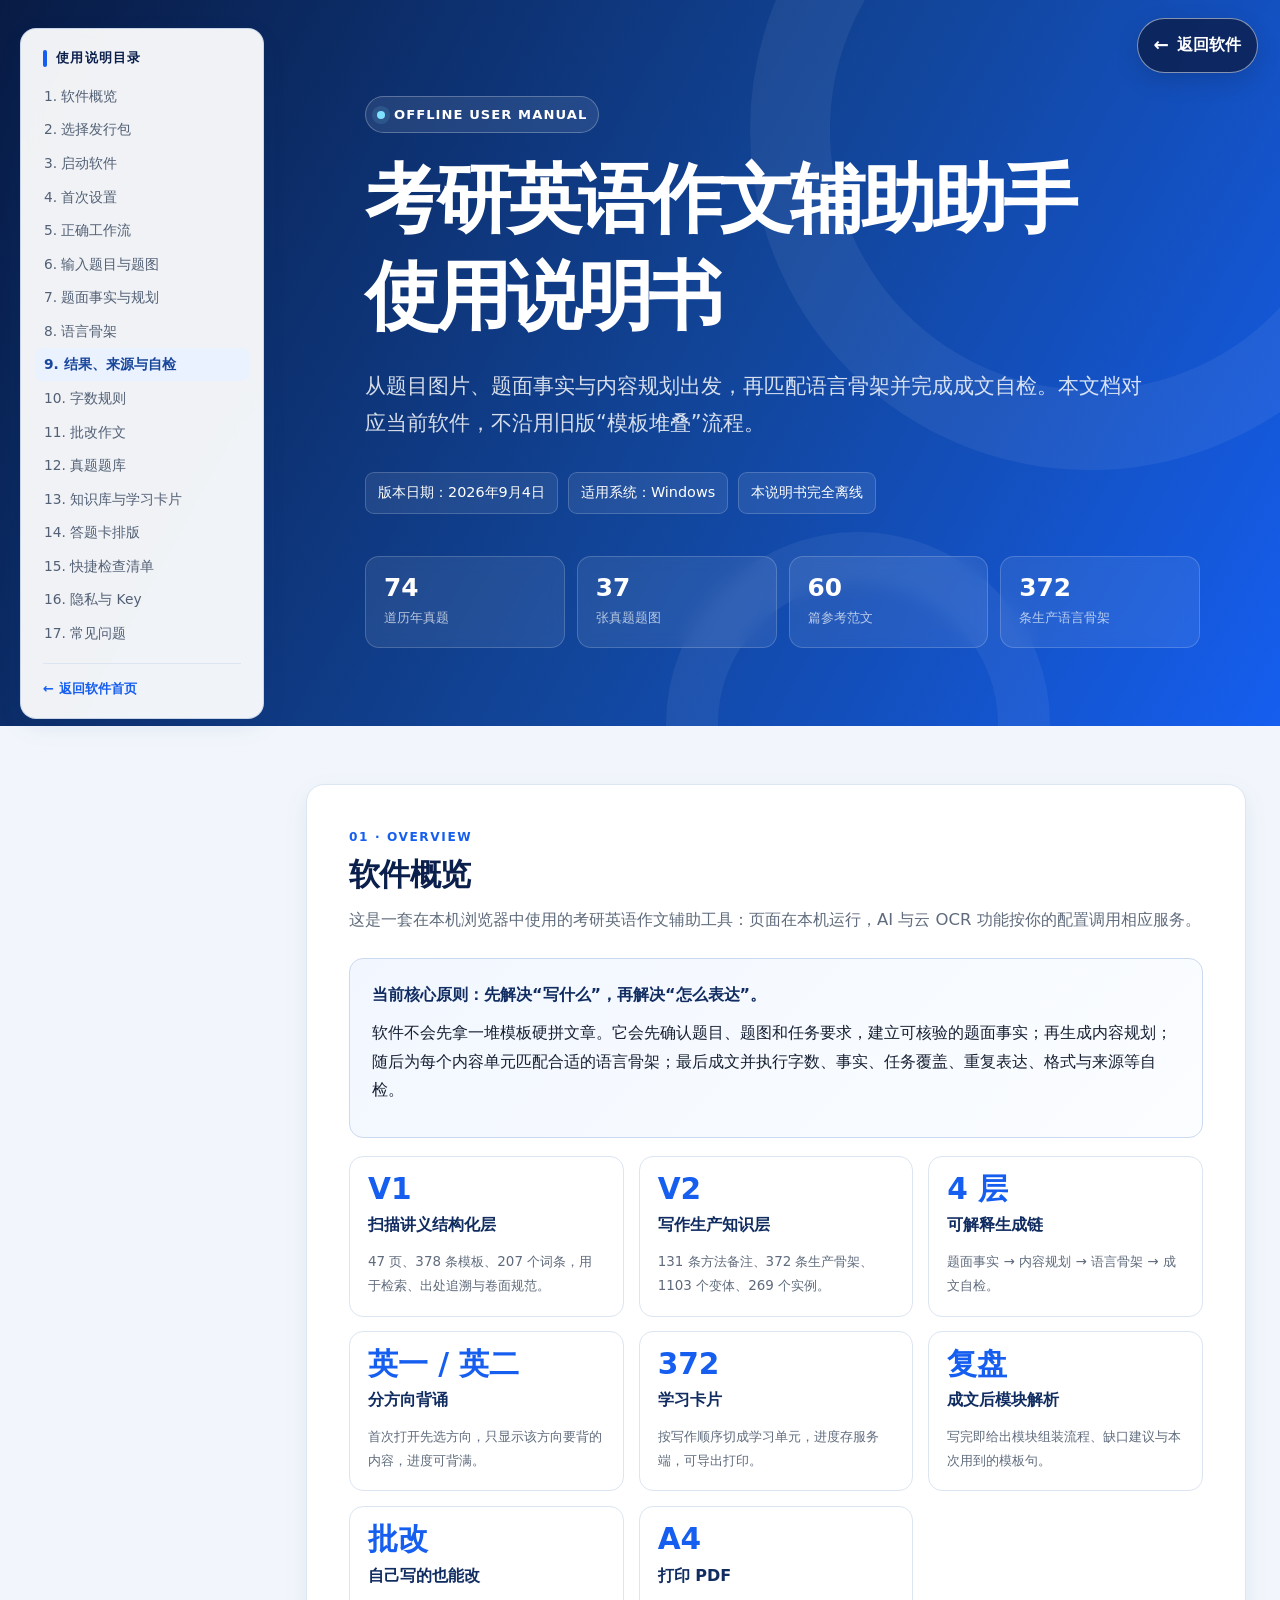
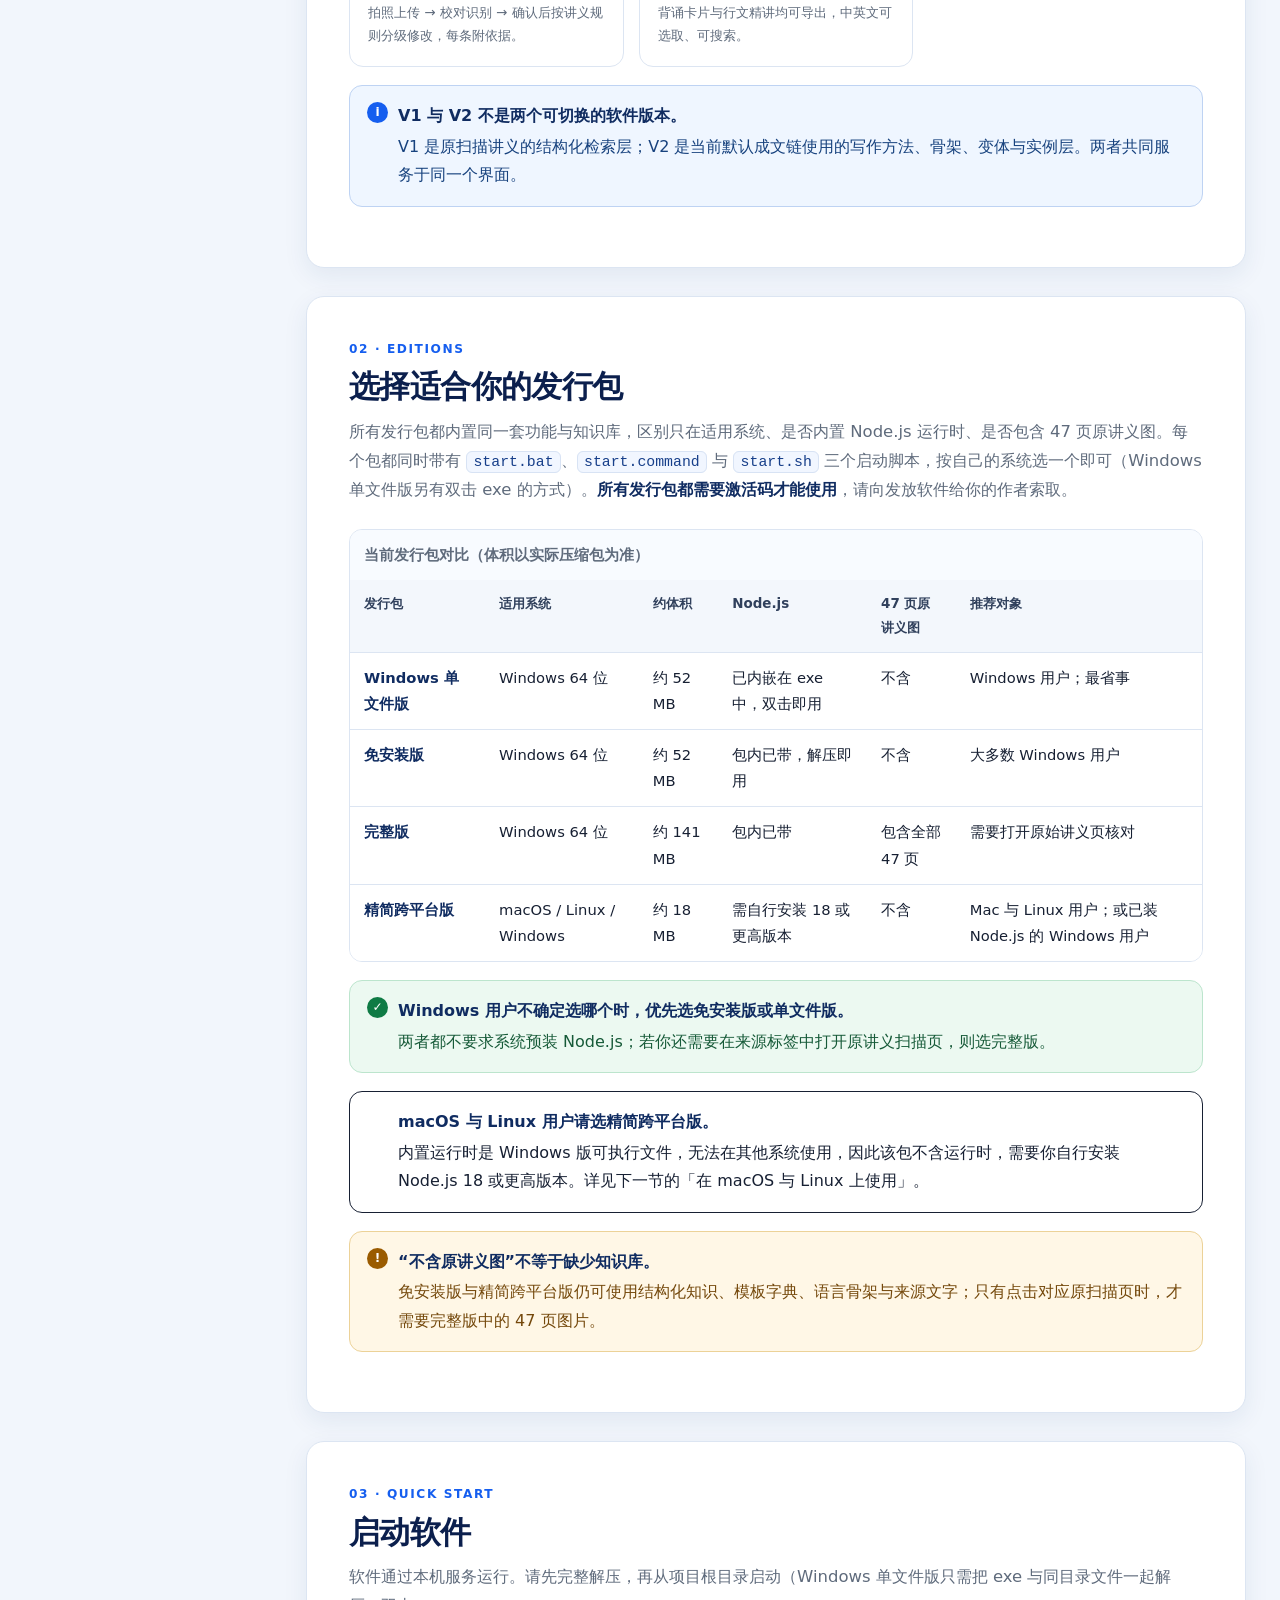
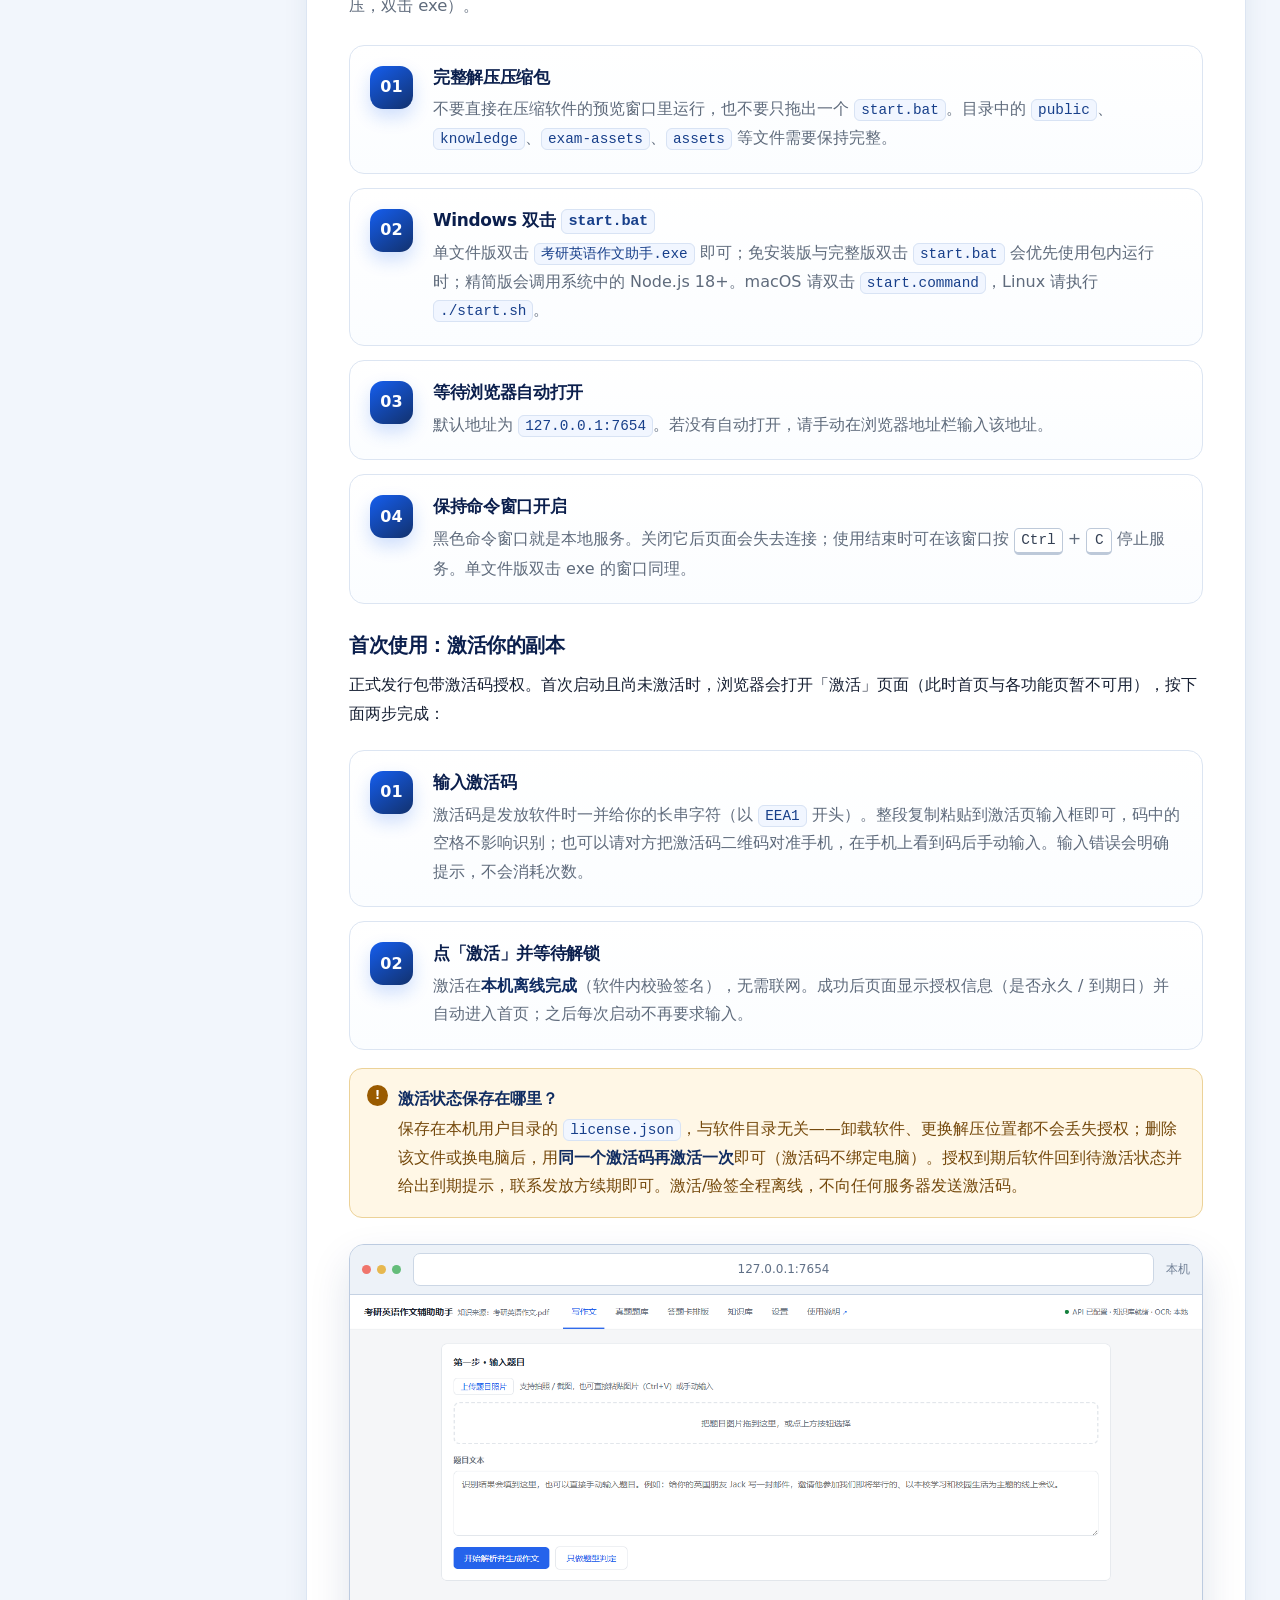
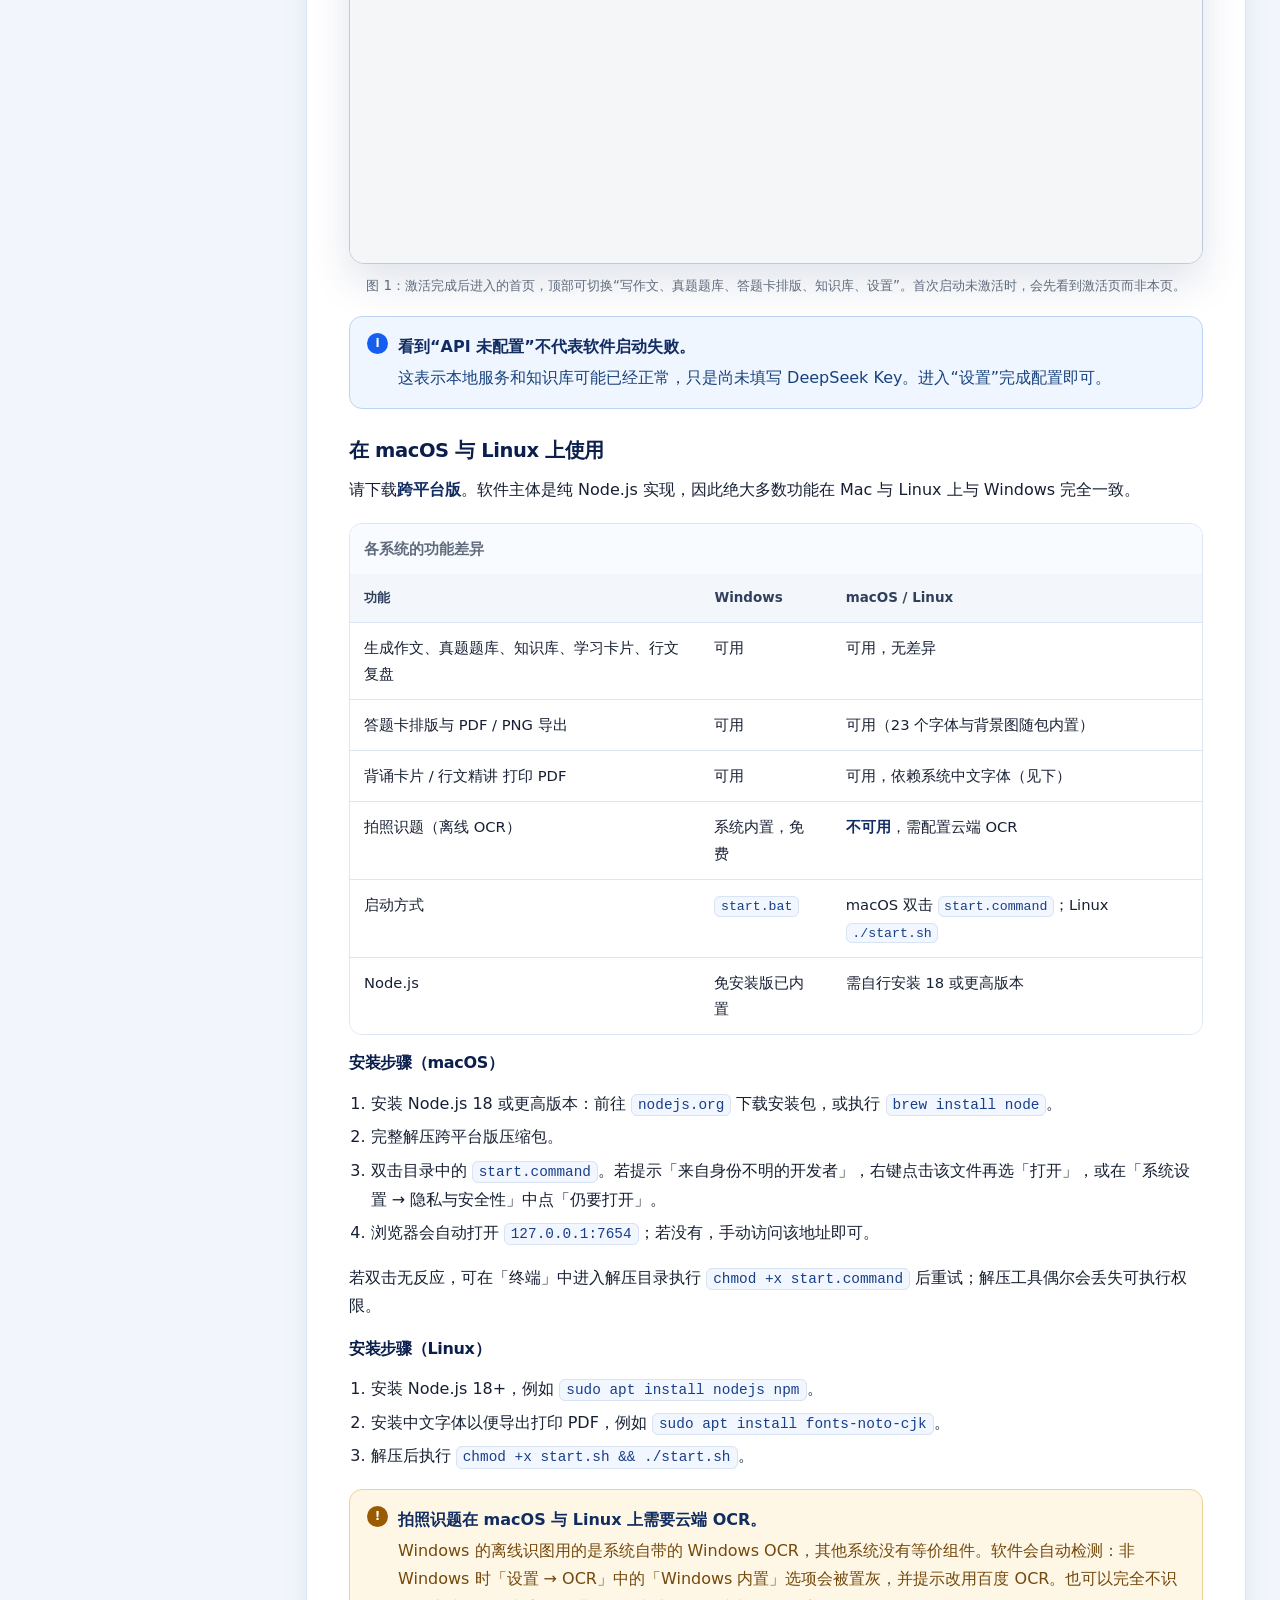
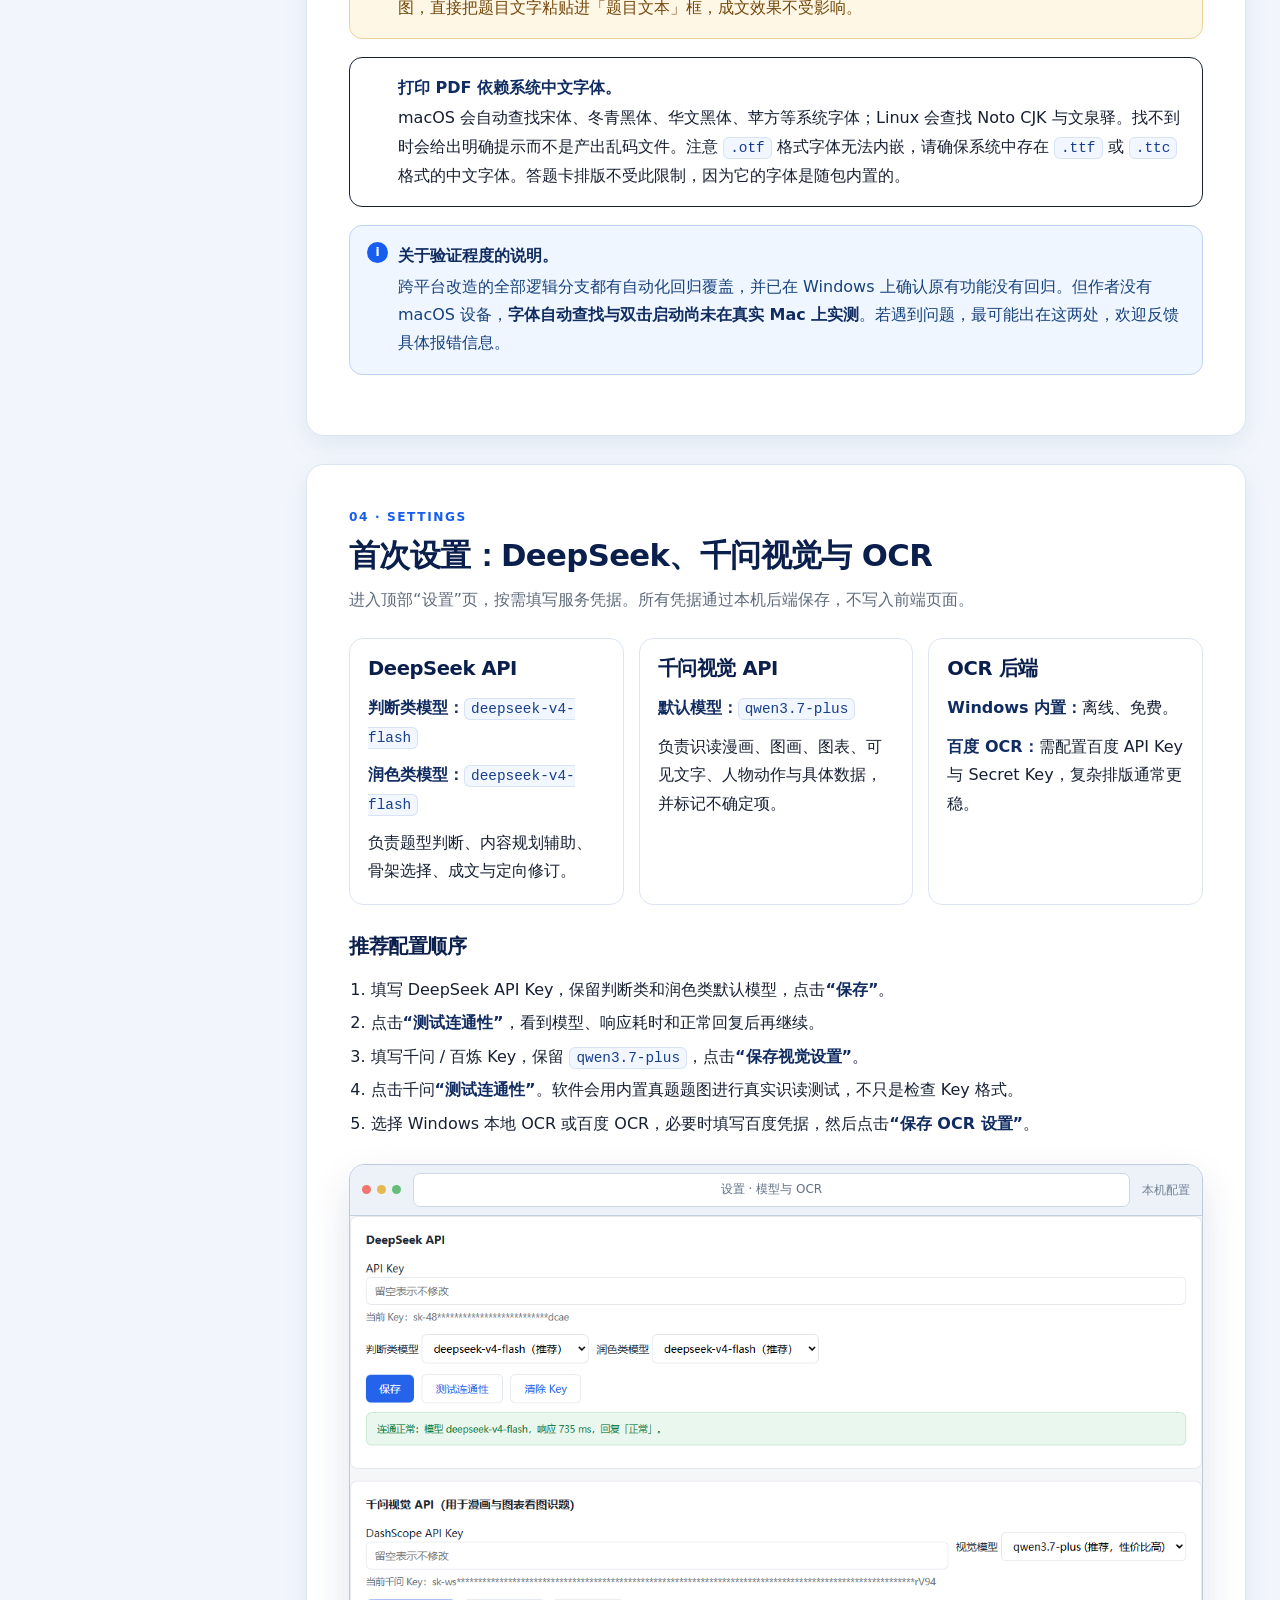
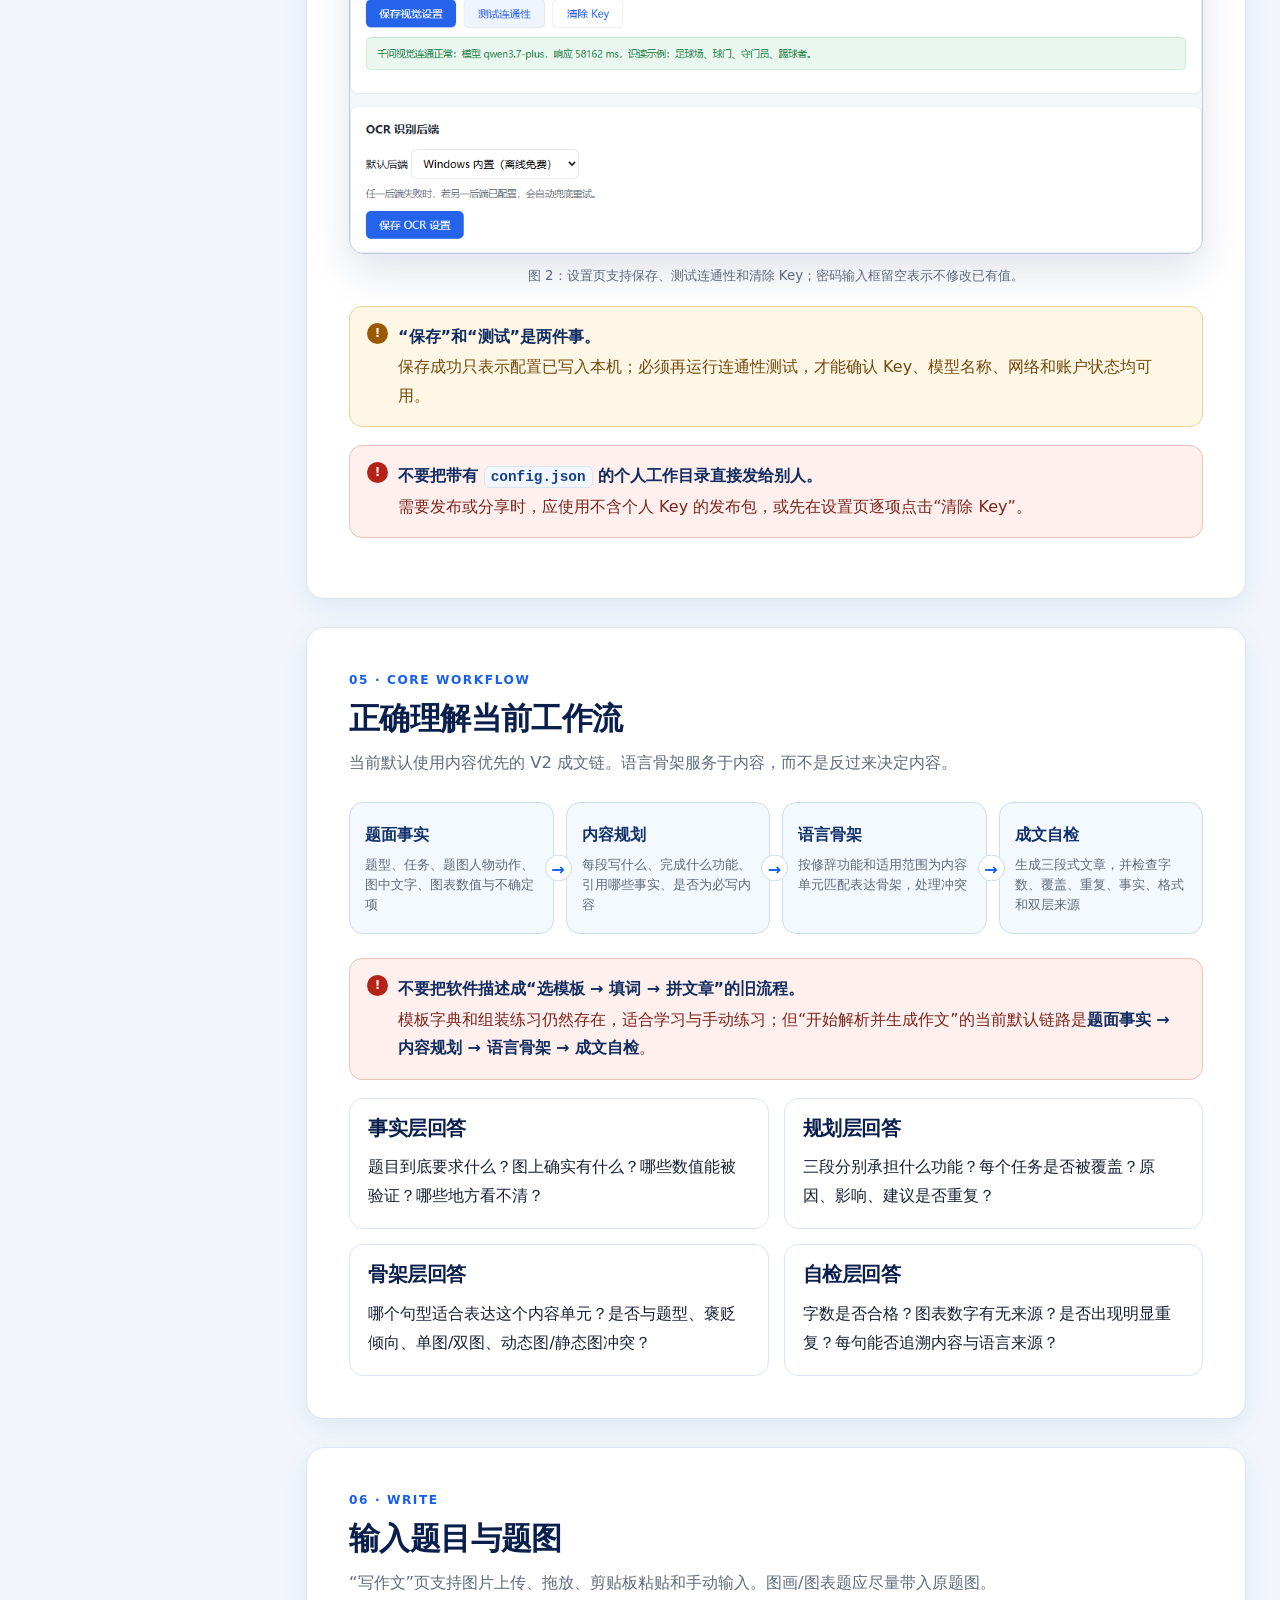
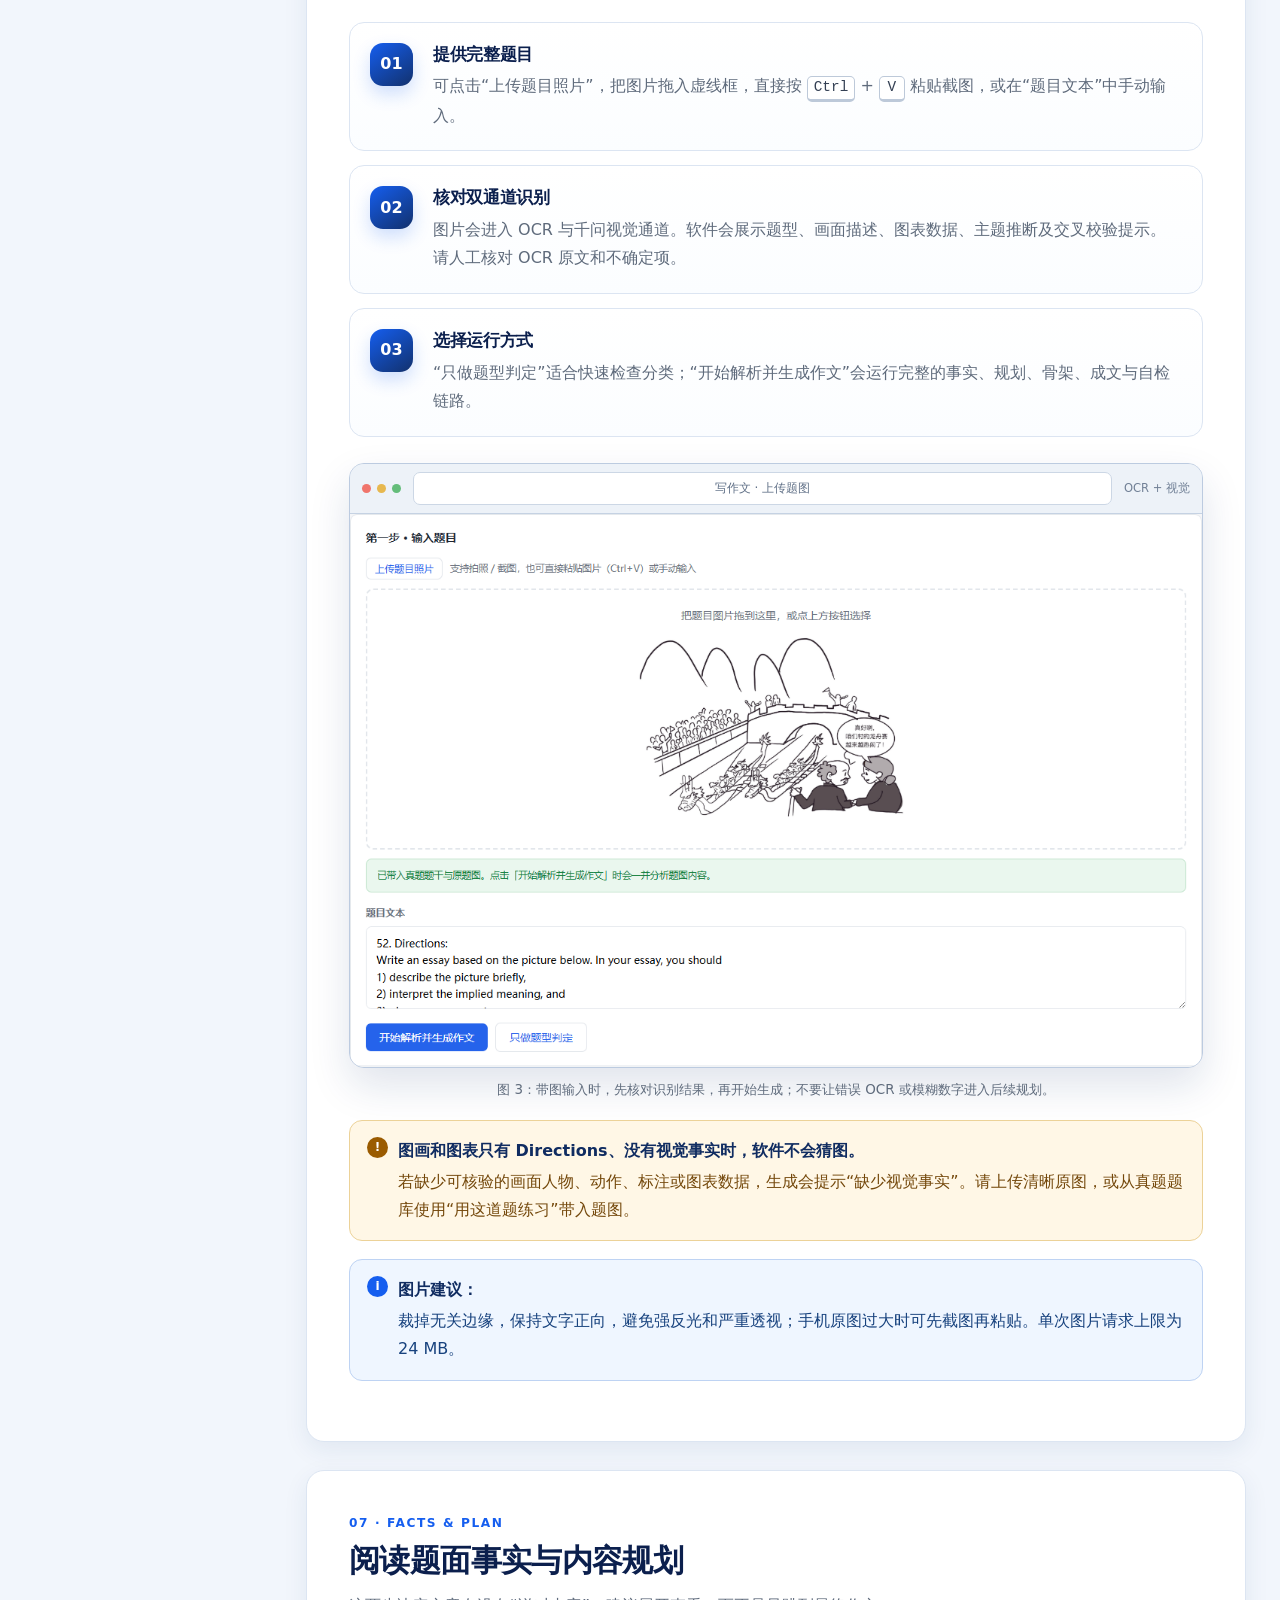
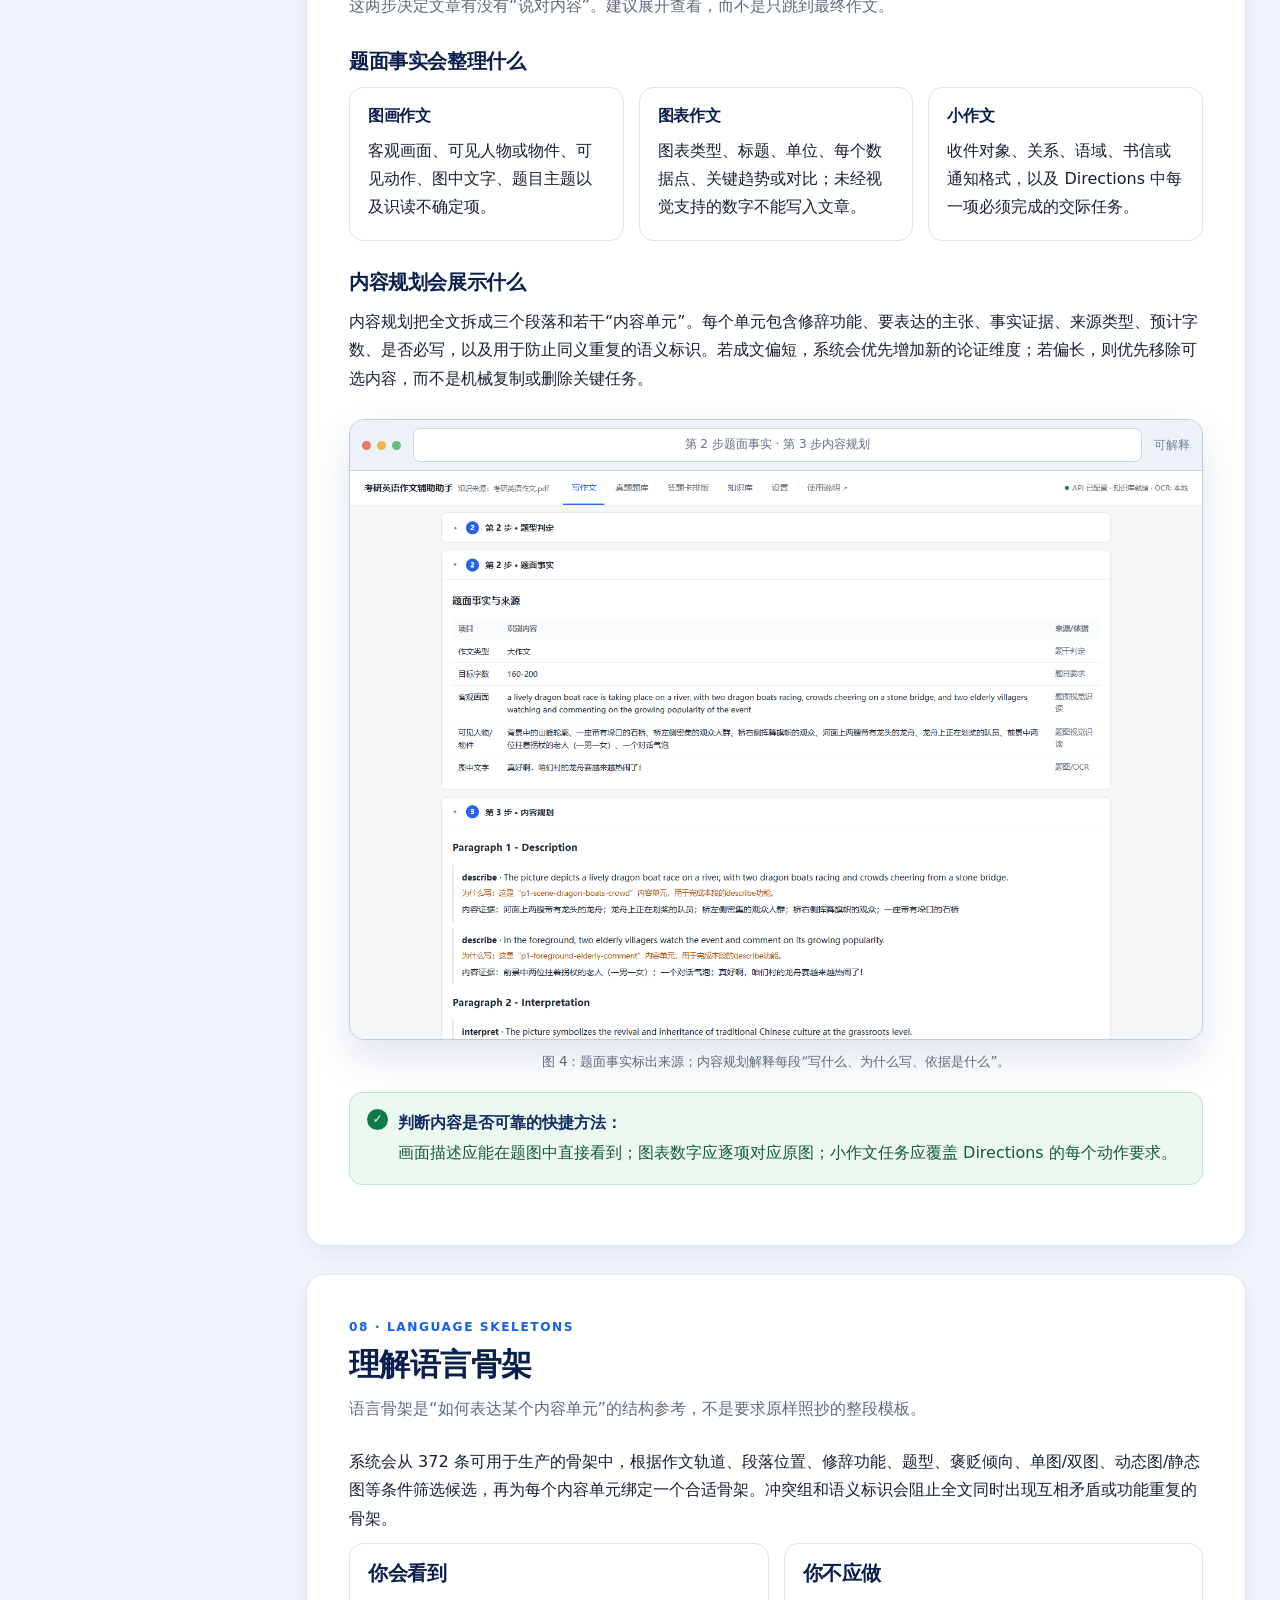
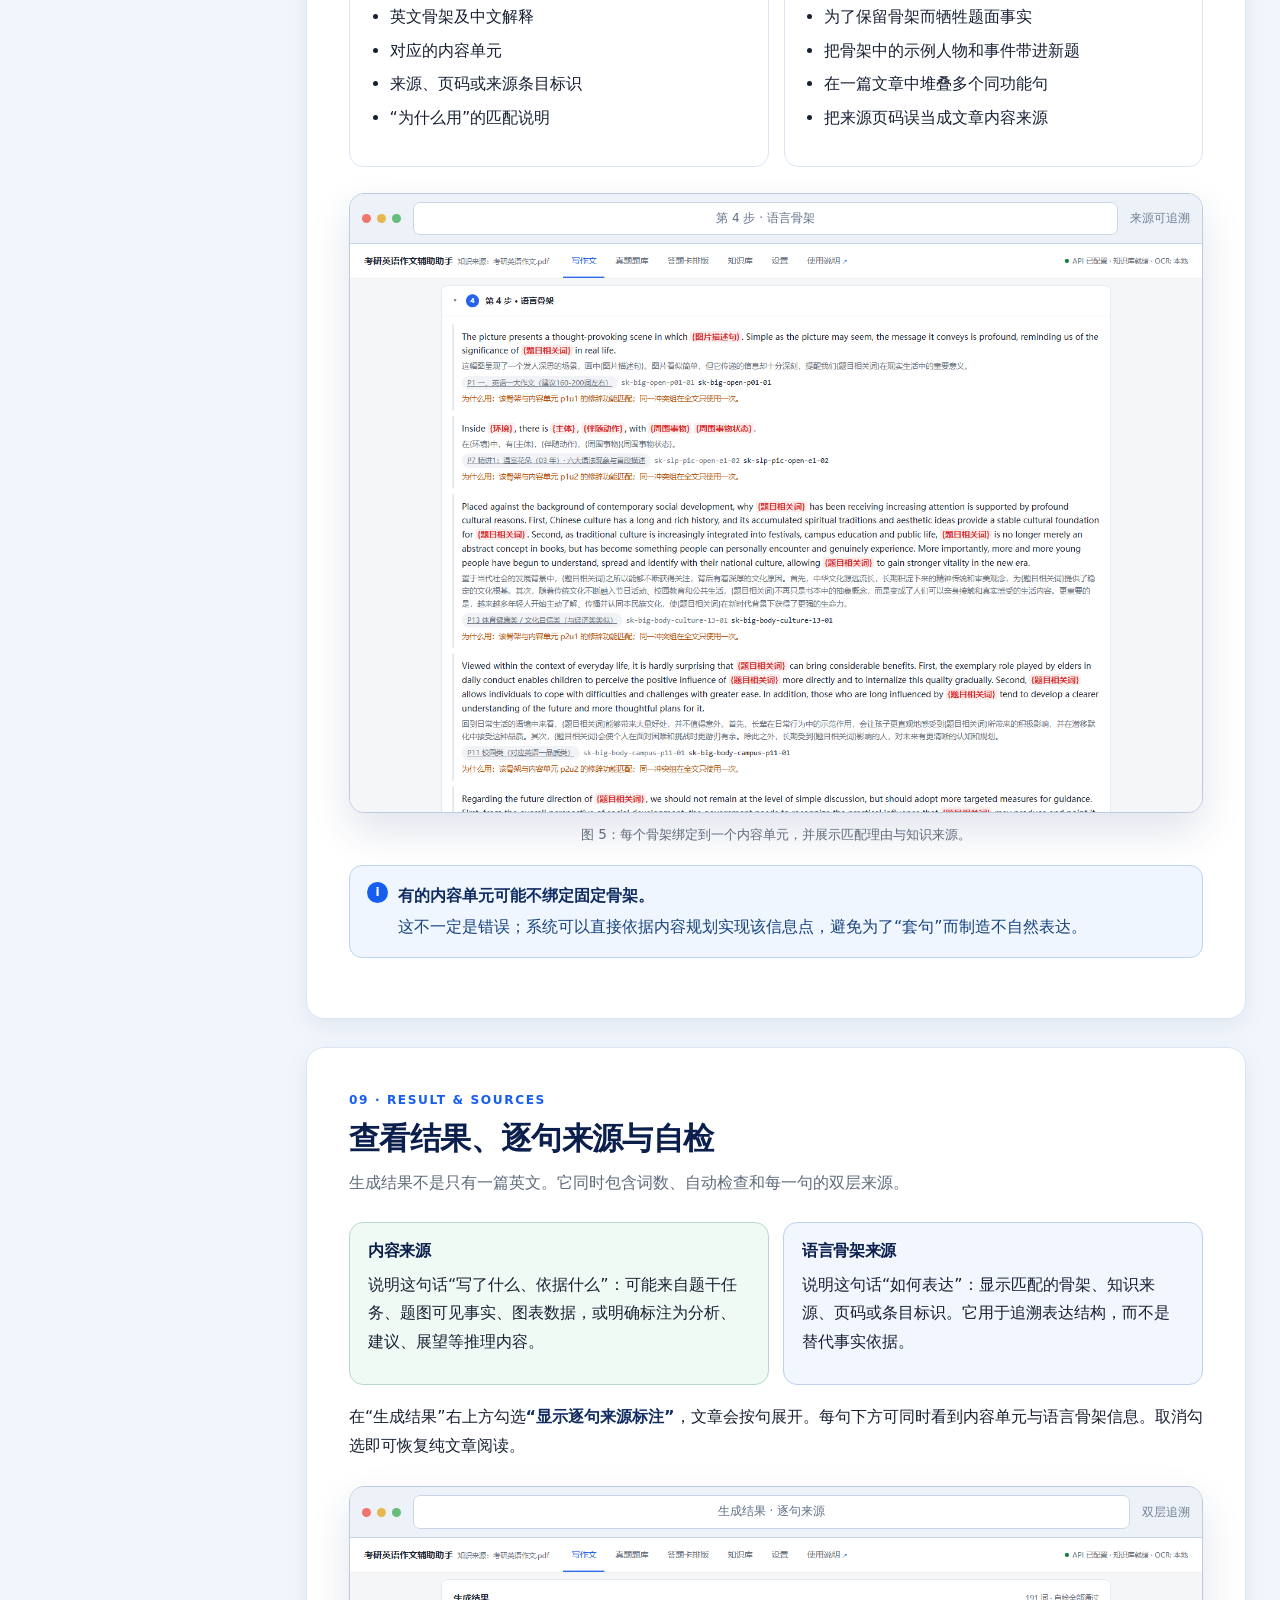
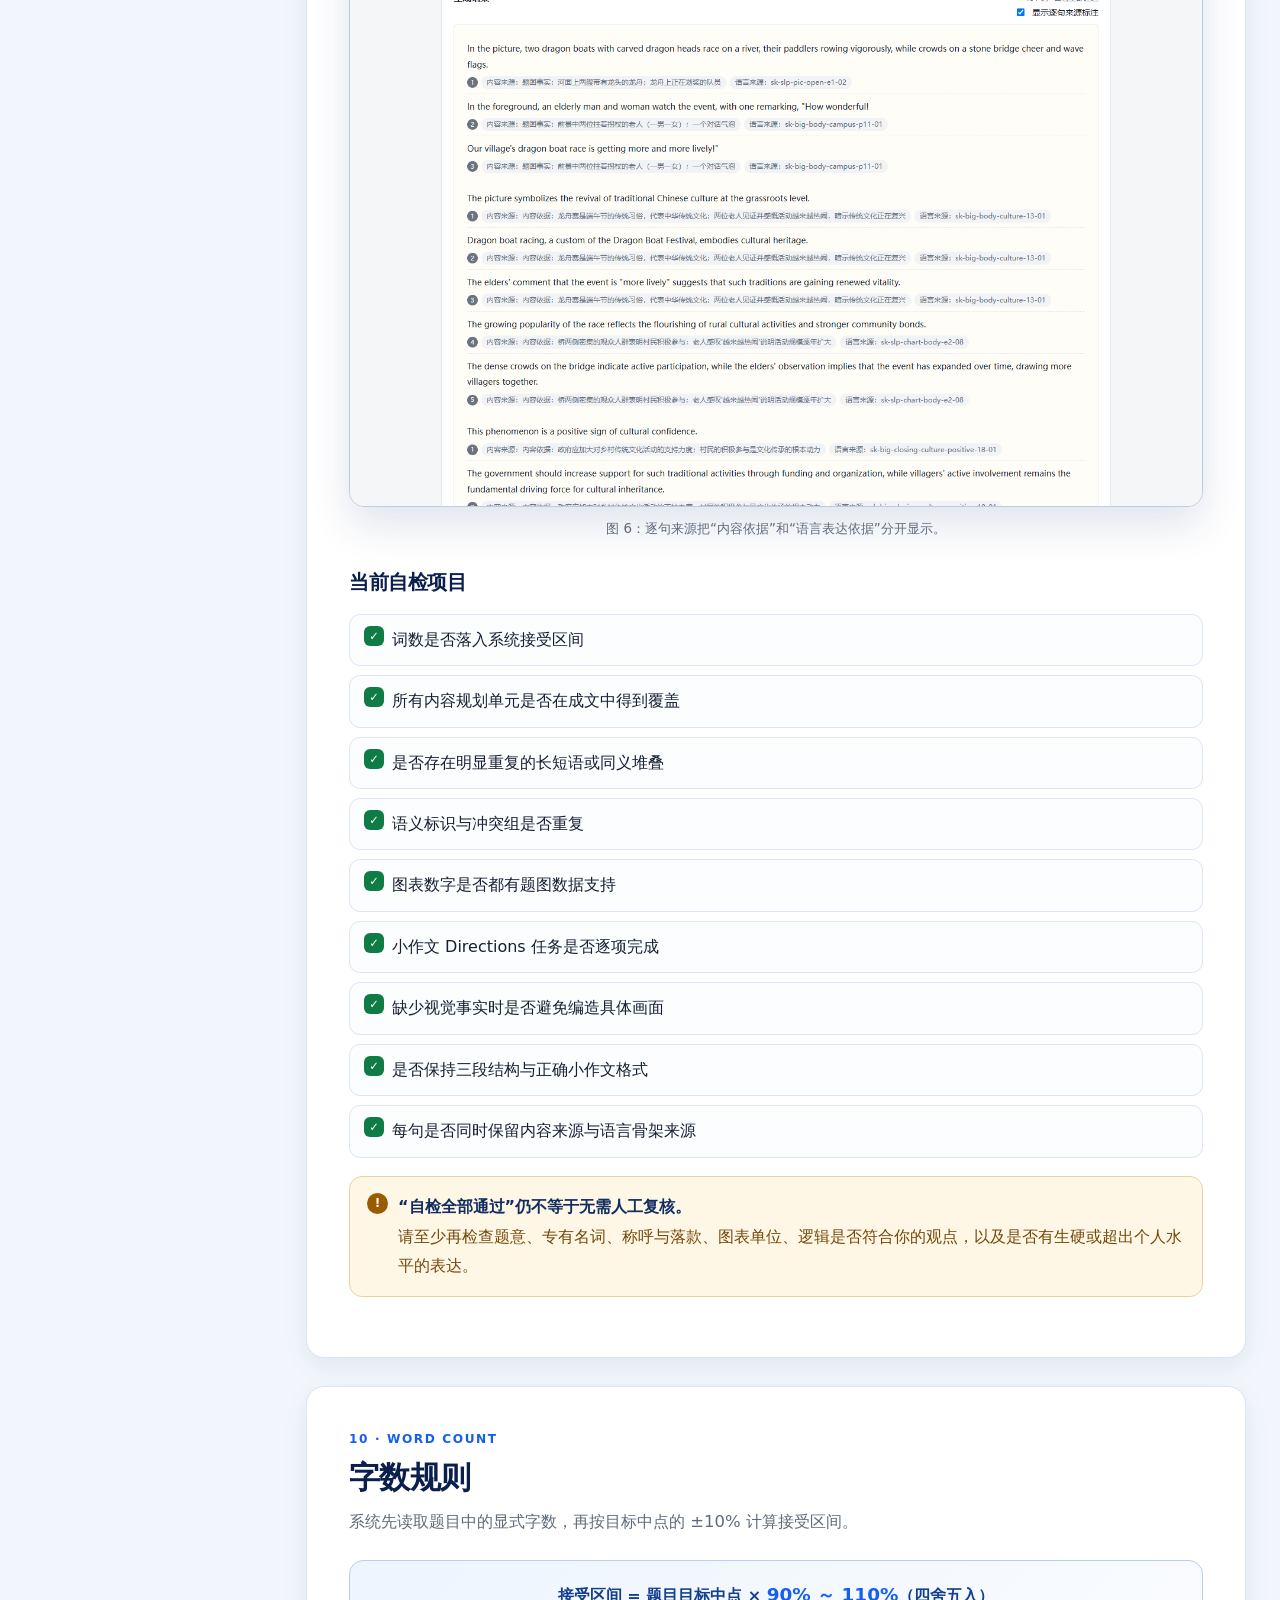
<file: public/manual.html>
<!DOCTYPE html>
<html lang="zh-CN">
<head>
<meta charset="utf-8">
<meta name="viewport" content="width=device-width, initial-scale=1">
<meta name="color-scheme" content="light">
<meta name="theme-color" content="#155eef">
<title>考研英语作文辅助助手｜使用说明书</title>
<style>
  :root {
    --blue-950: #0b1f4d;
    --blue-900: #12316d;
    --blue-800: #17469b;
    --blue-700: #155eef;
    --blue-600: #2b6cf6;
    --blue-100: #eaf1ff;
    --blue-50: #f4f8ff;
    --ink: #172033;
    --muted: #5f6b7c;
    --line: #dce5f2;
    --line-strong: #c5d3e8;
    --paper: #ffffff;
    --bg: #f2f6fc;
    --success: #0f7b45;
    --success-bg: #ecf9f1;
    --warning: #9a5b00;
    --warning-bg: #fff7e6;
    --danger: #b42318;
    --danger-bg: #fff0ee;
    --shadow: 0 18px 50px rgba(25, 58, 112, .11);
    --shadow-soft: 0 8px 24px rgba(25, 58, 112, .08);
    --radius: 18px;
  }

  * { box-sizing: border-box; }
  html { scroll-behavior: smooth; scroll-padding-top: 24px; }
  body {
    margin: 0;
    color: var(--ink);
    background:
      radial-gradient(circle at 80% 0, rgba(43,108,246,.08), transparent 28rem),
      linear-gradient(180deg, #f8fbff 0, var(--bg) 34rem, var(--bg) 100%);
    font-family: "Microsoft YaHei", "PingFang SC", "Noto Sans CJK SC", system-ui, -apple-system, BlinkMacSystemFont, "Segoe UI", sans-serif;
    font-size: 16px;
    line-height: 1.78;
    text-rendering: optimizeLegibility;
  }
  img { max-width: 100%; height: auto; }
  a { color: var(--blue-700); text-underline-offset: 3px; }
  a:hover { color: var(--blue-900); }
  button, summary, a { -webkit-tap-highlight-color: transparent; }
  :focus-visible { outline: 3px solid rgba(21,94,239,.34); outline-offset: 3px; border-radius: 6px; }
  code, kbd {
    font-family: Consolas, "SFMono-Regular", "Courier New", monospace;
    font-size: .9em;
  }
  code {
    padding: .14em .42em;
    border: 1px solid #d8e3f4;
    border-radius: 6px;
    color: #173f8a;
    background: #f1f6ff;
  }
  kbd {
    display: inline-block;
    min-width: 1.8em;
    padding: .05em .42em;
    border: 1px solid #bdc9d9;
    border-bottom-width: 3px;
    border-radius: 5px;
    color: #344054;
    background: #fff;
    text-align: center;
    line-height: 1.45;
  }
  h1, h2, h3, h4 { color: var(--blue-950); line-height: 1.28; letter-spacing: -.02em; }
  h2 { margin: 0 0 18px; font-size: clamp(1.65rem, 2.4vw, 2.15rem); }
  h3 { margin: 30px 0 12px; font-size: 1.22rem; }
  h4 { margin: 18px 0 8px; font-size: 1rem; }
  p { margin: 10px 0; }
  ul, ol { padding-left: 1.35em; }
  li + li { margin-top: 5px; }
  strong { color: #102c61; }

  .skip-link {
    position: fixed;
    top: 10px;
    left: 10px;
    z-index: 1000;
    padding: 9px 14px;
    border-radius: 9px;
    color: #fff;
    background: var(--blue-900);
    transform: translateY(-150%);
  }
  .skip-link:focus { transform: translateY(0); }

  .return-app {
    position: fixed;
    top: 18px;
    right: 22px;
    z-index: 50;
    display: inline-flex;
    align-items: center;
    gap: 8px;
    padding: 10px 16px;
    border: 1px solid rgba(255,255,255,.5);
    border-radius: 999px;
    color: #fff;
    background: rgba(11,31,77,.82);
    box-shadow: 0 8px 24px rgba(0,0,0,.14);
    backdrop-filter: blur(10px);
    text-decoration: none;
    font-weight: 700;
  }
  .return-app::before { content: "←"; font-size: 1.15em; }
  .return-app:hover { color: #fff; background: var(--blue-950); }

  .hero {
    position: relative;
    overflow: hidden;
    min-height: 560px;
    display: grid;
    align-items: center;
    color: #fff;
    background:
      linear-gradient(118deg, rgba(8,27,68,.98), rgba(18,70,155,.96) 56%, rgba(21,94,239,.9)),
      linear-gradient(135deg, var(--blue-950), var(--blue-700));
  }
  .hero::before,
  .hero::after {
    content: "";
    position: absolute;
    border-radius: 50%;
    pointer-events: none;
  }
  .hero::before {
    width: 520px;
    height: 520px;
    right: -150px;
    top: -210px;
    border: 80px solid rgba(255,255,255,.06);
  }
  .hero::after {
    width: 280px;
    height: 280px;
    left: 52%;
    bottom: -190px;
    border: 52px solid rgba(255,255,255,.055);
  }
  .hero-inner {
    position: relative;
    z-index: 1;
    width: min(1120px, calc(100% - 48px));
    margin: 0 auto;
    padding: 96px 0 78px;
  }
  @media (min-width: 1061px) {
    .hero-inner { padding-left: 285px; }
  }
  .eyebrow {
    display: inline-flex;
    align-items: center;
    gap: 9px;
    margin-bottom: 18px;
    padding: 6px 11px;
    border: 1px solid rgba(255,255,255,.26);
    border-radius: 999px;
    background: rgba(255,255,255,.09);
    font-size: .82rem;
    font-weight: 700;
    letter-spacing: .08em;
  }
  .eyebrow::before { content: ""; width: 8px; height: 8px; border-radius: 50%; background: #7ee2ff; box-shadow: 0 0 0 5px rgba(126,226,255,.12); }
  .hero h1 {
    max-width: 820px;
    margin: 0;
    color: #fff;
    font-size: clamp(2.4rem, 6.2vw, 4.7rem);
    letter-spacing: -.055em;
  }
  .hero-lead {
    max-width: 790px;
    margin: 24px 0 0;
    color: rgba(255,255,255,.83);
    font-size: clamp(1.05rem, 2vw, 1.3rem);
  }
  .hero-meta {
    display: flex;
    flex-wrap: wrap;
    gap: 10px;
    margin-top: 30px;
  }
  .hero-meta span {
    padding: 7px 12px;
    border: 1px solid rgba(255,255,255,.18);
    border-radius: 9px;
    background: rgba(255,255,255,.08);
    font-size: .9rem;
  }
  .hero-stats {
    display: grid;
    grid-template-columns: repeat(4, minmax(0,1fr));
    gap: 12px;
    max-width: 860px;
    margin-top: 42px;
  }
  .hero-stat {
    padding: 17px 18px;
    border: 1px solid rgba(255,255,255,.18);
    border-radius: 14px;
    background: rgba(255,255,255,.08);
    backdrop-filter: blur(8px);
  }
  .hero-stat b { display: block; color: #fff; font-size: 1.55rem; line-height: 1.1; }
  .hero-stat span { display: block; margin-top: 6px; color: rgba(255,255,255,.68); font-size: .8rem; }

  .page-shell {
    width: min(1280px, calc(100% - 40px));
    margin: 0 auto;
  }
  .desktop-toc {
    position: fixed;
    z-index: 20;
    top: 28px;
    left: max(20px, calc((100vw - 1280px) / 2));
    width: 244px;
    max-height: calc(100vh - 56px);
    overflow: auto;
    padding: 18px 14px;
    border: 1px solid rgba(197,211,232,.9);
    border-radius: 16px;
    background: rgba(255,255,255,.94);
    box-shadow: var(--shadow-soft);
    backdrop-filter: blur(12px);
  }
  .toc-title { display: flex; align-items: center; gap: 9px; margin: 0 8px 10px; color: var(--blue-950); font-size: .8rem; font-weight: 800; letter-spacing: .1em; }
  .toc-title::before { content: ""; width: 4px; height: 17px; border-radius: 4px; background: var(--blue-700); }
  .toc-list { list-style: none; margin: 0; padding: 0; }
  .toc-list li { margin: 1px 0; }
  .toc-list a {
    display: block;
    padding: 7px 9px;
    border-radius: 8px;
    color: #526075;
    text-decoration: none;
    font-size: .86rem;
    line-height: 1.35;
  }
  .toc-list a:hover { color: var(--blue-800); background: var(--blue-50); }
  .toc-list a[aria-current="location"] { color: var(--blue-800); background: var(--blue-100); font-weight: 800; }
  .toc-back { display: block; margin: 13px 8px 0; padding-top: 13px; border-top: 1px solid var(--line); font-size: .82rem; font-weight: 700; text-decoration: none; }

  .mobile-toc { display: none; }
  .content {
    width: min(940px, calc(100% - 286px));
    margin-left: 286px;
    padding: 58px 0 90px;
  }
  .section {
    margin: 0 0 28px;
    padding: clamp(24px, 4vw, 42px);
    border: 1px solid var(--line);
    border-radius: var(--radius);
    background: var(--paper);
    box-shadow: var(--shadow-soft);
  }
  .section[id] { scroll-margin-top: 28px; }
  .section-kicker {
    margin: 0 0 7px;
    color: var(--blue-700);
    font-size: .76rem;
    font-weight: 900;
    letter-spacing: .13em;
    text-transform: uppercase;
  }
  .section-intro { margin: -8px 0 24px; color: var(--muted); font-size: 1.03rem; }
  .lead-card {
    padding: 22px;
    border: 1px solid #cbdaf1;
    border-radius: 14px;
    background: linear-gradient(135deg, #f2f7ff, #fbfdff);
  }

  .grid-2, .grid-3, .grid-4 { display: grid; gap: 15px; }
  .grid-2 { grid-template-columns: repeat(2, minmax(0,1fr)); }
  .grid-3 { grid-template-columns: repeat(3, minmax(0,1fr)); }
  .grid-4 { grid-template-columns: repeat(4, minmax(0,1fr)); }
  .mini-card {
    min-width: 0;
    padding: 18px;
    border: 1px solid var(--line);
    border-radius: 14px;
    background: #fff;
  }
  .mini-card h3, .mini-card h4 { margin-top: 0; }
  .mini-card p:last-child { margin-bottom: 0; }
  .metric { display: block; margin-bottom: 7px; color: var(--blue-700); font-size: 1.85rem; font-weight: 900; line-height: 1; }
  .metric-label { color: var(--muted); font-size: .84rem; }

  .step-list { counter-reset: manual-step; display: grid; gap: 14px; margin-top: 22px; }
  .step-card {
    counter-increment: manual-step;
    display: grid;
    grid-template-columns: 48px minmax(0,1fr);
    gap: 15px;
    padding: 20px;
    border: 1px solid var(--line);
    border-radius: 15px;
    background: linear-gradient(180deg, #fff, #fbfdff);
  }
  .step-card::before {
    content: counter(manual-step, decimal-leading-zero);
    width: 43px;
    height: 43px;
    display: grid;
    place-items: center;
    border-radius: 13px;
    color: #fff;
    background: linear-gradient(145deg, var(--blue-700), var(--blue-900));
    box-shadow: 0 8px 18px rgba(21,94,239,.2);
    font-weight: 900;
  }
  .step-card h3 { margin: 1px 0 7px; font-size: 1.06rem; }
  .step-card p { margin: 0; color: var(--muted); }
  .step-card ul { margin: 8px 0 0; }

  .callout {
    position: relative;
    margin: 18px 0;
    padding: 16px 18px 16px 48px;
    border: 1px solid;
    border-radius: 13px;
  }
  .callout::before {
    position: absolute;
    left: 17px;
    top: 16px;
    width: 21px;
    height: 21px;
    display: grid;
    place-items: center;
    border-radius: 50%;
    color: #fff;
    font-size: .76rem;
    font-weight: 900;
  }
  .callout > strong:first-child { display: block; margin-bottom: 2px; }
  .callout.tip { color: #17427e; border-color: #bed3f3; background: #eff6ff; }
  .callout.tip::before { content: "i"; background: var(--blue-700); }
  .callout.success { color: #165a38; border-color: #bce5cd; background: var(--success-bg); }
  .callout.success::before { content: "✓"; background: var(--success); }
  .callout.warning { color: #74480b; border-color: #ecd298; background: var(--warning-bg); }
  .callout.warning::before { content: "!"; background: var(--warning); }
  .callout.danger { color: #7c241d; border-color: #efc1bb; background: var(--danger-bg); }
  .callout.danger::before { content: "!"; background: var(--danger); }

  .browser-shot { margin: 26px 0 10px; break-inside: avoid; page-break-inside: avoid; }
  .browser-frame {
    overflow: hidden;
    border: 1px solid #bccbe0;
    border-radius: 15px;
    background: #e8eef7;
    box-shadow: 0 18px 40px rgba(18,49,109,.13);
  }
  .browser-bar {
    display: grid;
    grid-template-columns: auto minmax(0,1fr) auto;
    align-items: center;
    gap: 12px;
    min-height: 43px;
    padding: 8px 12px;
    border-bottom: 1px solid #c5d2e3;
    background: #edf2f8;
  }
  .browser-dots { display: flex; gap: 6px; }
  .browser-dots i { width: 9px; height: 9px; border-radius: 50%; background: #bdc8d6; }
  .browser-dots i:first-child { background: #f0756c; }
  .browser-dots i:nth-child(2) { background: #e7b84f; }
  .browser-dots i:nth-child(3) { background: #64bd7a; }
  .address-bar { overflow: hidden; padding: 5px 11px; border: 1px solid #ccd7e5; border-radius: 7px; color: #607087; background: #fff; font-size: .75rem; text-align: center; white-space: nowrap; text-overflow: ellipsis; }
  .browser-lock { color: #718096; font-size: .72rem; }
  .browser-frame img { display: block; width: 100%; background: #fff; }
  figcaption { padding: 10px 4px 0; color: var(--muted); font-size: .84rem; text-align: center; }

  .flow {
    display: grid;
    grid-template-columns: repeat(4, minmax(0,1fr));
    gap: 12px;
    margin: 24px 0;
  }
  .flow-item {
    position: relative;
    padding: 18px 15px;
    border: 1px solid #cedbf0;
    border-radius: 14px;
    background: var(--blue-50);
  }
  .flow-item:not(:last-child)::after {
    content: "→";
    position: absolute;
    z-index: 2;
    right: -19px;
    top: 50%;
    width: 25px;
    height: 25px;
    display: grid;
    place-items: center;
    transform: translateY(-50%);
    border: 1px solid #cedbf0;
    border-radius: 50%;
    color: var(--blue-700);
    background: #fff;
    font-weight: 900;
  }
  .flow-item b { display: block; color: var(--blue-900); }
  .flow-item small { display: block; margin-top: 6px; color: var(--muted); line-height: 1.5; }

  .checklist { display: grid; gap: 9px; margin: 18px 0 0; padding: 0; list-style: none; }
  .checklist li { position: relative; margin: 0; padding: 11px 14px 11px 42px; border: 1px solid var(--line); border-radius: 11px; background: #fbfdff; }
  .checklist li::before { content: "✓"; position: absolute; left: 14px; top: 11px; width: 20px; height: 20px; display: grid; place-items: center; border-radius: 6px; color: #fff; background: var(--success); font-size: .72rem; font-weight: 900; }

  .table-wrap { overflow-x: auto; margin: 18px 0; border: 1px solid var(--line); border-radius: 13px; }
  table { width: 100%; border-collapse: collapse; background: #fff; font-size: .92rem; }
  caption { padding: 12px 14px; color: var(--muted); background: #f8fbff; text-align: left; font-weight: 700; }
  th, td { padding: 12px 14px; border-bottom: 1px solid var(--line); text-align: left; vertical-align: top; }
  th { color: #30405c; background: #f3f7fc; font-size: .84rem; }
  tr:last-child td { border-bottom: 0; }

  .formula {
    margin: 20px 0;
    padding: 18px;
    border: 1px solid #b9cdf0;
    border-radius: 14px;
    color: #133f8e;
    background: linear-gradient(135deg, #eef5ff, #f9fbff);
    text-align: center;
    font-weight: 800;
  }
  .formula b { color: var(--blue-700); font-size: 1.15em; }

  .source-pair { display: grid; grid-template-columns: 1fr 1fr; gap: 14px; margin: 18px 0; }
  .source-layer { padding: 18px; border-radius: 14px; }
  .source-layer:first-child { border: 1px solid #b9d8ca; background: #f0faf4; }
  .source-layer:last-child { border: 1px solid #bfd1ef; background: #f1f6ff; }
  .source-layer h4 { margin: 0 0 8px; }

  .track { margin: 15px 0; padding: 18px; border: 1px solid var(--line); border-radius: 14px; background: #fbfdff; }
  .track-head { display: flex; flex-wrap: wrap; align-items: baseline; justify-content: space-between; gap: 10px; }
  .track-head h3 { margin: 0; }
  .module-row { display: flex; flex-wrap: wrap; gap: 7px; margin-top: 13px; }
  .module-row span { padding: 5px 9px; border: 1px solid #c9d8ef; border-radius: 8px; color: #214e9f; background: #f1f6ff; font-size: .8rem; }

  .faq { display: grid; gap: 10px; }
  .faq details { border: 1px solid var(--line); border-radius: 13px; background: #fff; overflow: clip; }
  .faq summary { cursor: pointer; padding: 15px 18px; color: var(--blue-950); font-weight: 800; list-style: none; }
  .faq summary::-webkit-details-marker { display: none; }
  .faq summary::after { content: "+"; float: right; color: var(--blue-700); font-size: 1.3rem; line-height: 1; }
  .faq details[open] summary { border-bottom: 1px solid var(--line); background: var(--blue-50); }
  .faq details[open] summary::after { content: "−"; }
  .faq-answer { padding: 14px 18px 17px; color: #435068; }
  .faq-answer p:first-child { margin-top: 0; }
  .faq-answer p:last-child { margin-bottom: 0; }

  .footer { padding: 18px 0 54px; color: #66758a; text-align: center; font-size: .85rem; }
  .footer a { font-weight: 800; }
  .back-top { display: inline-block; margin-left: 10px; }

  @media (max-width: 1060px) {
    .desktop-toc { display: none; }
    .content { width: 100%; margin-left: 0; padding-top: 24px; }
    .mobile-toc {
      display: block;
      position: sticky;
      top: 0;
      z-index: 30;
      margin: 0 -20px 20px;
      border-bottom: 1px solid var(--line);
      background: rgba(255,255,255,.96);
      backdrop-filter: blur(12px);
    }
    .mobile-toc summary { padding: 12px 20px; color: var(--blue-900); font-weight: 800; cursor: pointer; list-style: none; }
    .mobile-toc summary::-webkit-details-marker { display: none; }
    .mobile-toc summary::after { content: "▾"; float: right; }
    .mobile-toc[open] summary::after { content: "▴"; }
    .mobile-toc .toc-list { display: grid; grid-template-columns: repeat(3, minmax(0,1fr)); gap: 4px; max-height: 48vh; overflow: auto; padding: 0 14px 14px; }
    .return-app { top: auto; right: 16px; bottom: 16px; color: #fff; background: var(--blue-900); }
  }

  @media (max-width: 760px) {
    body { font-size: 15px; }
    .hero { min-height: auto; }
    .hero-inner { width: min(100% - 32px, 680px); padding: 68px 0 56px; }
    .hero h1 { font-size: clamp(2.15rem, 12vw, 3.25rem); }
    .hero-stats { grid-template-columns: repeat(2, minmax(0,1fr)); }
    .page-shell { width: min(100% - 28px, 680px); }
    .mobile-toc { margin-left: -14px; margin-right: -14px; }
    .mobile-toc .toc-list { grid-template-columns: repeat(2, minmax(0,1fr)); }
    .section { padding: 23px 19px; border-radius: 15px; }
    .grid-2, .grid-3, .grid-4, .source-pair { grid-template-columns: 1fr; }
    .flow { grid-template-columns: 1fr; }
    .flow-item:not(:last-child)::after { content: "↓"; right: 50%; top: auto; bottom: -19px; transform: translateX(50%); }
    .step-card { grid-template-columns: 40px minmax(0,1fr); padding: 17px; gap: 12px; }
    .step-card::before { width: 38px; height: 38px; border-radius: 11px; }
    .browser-bar { grid-template-columns: auto minmax(0,1fr); }
    .browser-lock { display: none; }
    th, td { padding: 10px 11px; }
    .return-app { padding: 10px 13px; font-size: .86rem; }
  }

  @media (prefers-reduced-motion: reduce) {
    html { scroll-behavior: auto; }
    *, *::before, *::after { scroll-behavior: auto !important; transition: none !important; animation: none !important; }
  }

  @media print {
    @page { size: A4; margin: 14mm 13mm 16mm; }
    html { scroll-padding-top: 0; }
    body { color: #111; background: #fff; font-size: 10.5pt; line-height: 1.55; }
    .desktop-toc, .mobile-toc, .return-app, .skip-link, .back-top { display: none !important; }
    .hero { min-height: 0; color: #111; background: #fff; border-bottom: 2px solid #1b4b9b; }
    .hero::before, .hero::after { display: none; }
    .hero-inner { width: 100%; padding: 12mm 0 9mm; }
    .hero h1, .hero-stat b { color: #102c61; }
    .hero-lead, .hero-meta span, .hero-stat span { color: #333; }
    .hero-meta span, .hero-stat { border-color: #bcc8d7; background: #fff; }
    .hero-stats { grid-template-columns: repeat(4, 1fr); }
    .page-shell, .content { width: 100%; margin: 0; padding: 7mm 0 0; }
    .section { margin: 0 0 7mm; padding: 0; border: 0; border-radius: 0; box-shadow: none; break-before: auto; }
    .section + .section { border-top: 1px solid #ccd5e1; padding-top: 7mm; }
    .browser-shot, .browser-frame, figure, img, table, .mini-card, .step-card, .callout, .track { break-inside: avoid; page-break-inside: avoid; }
    .browser-frame { box-shadow: none; }
    .browser-bar { display: none; }
    .browser-frame img { max-height: 232mm; object-fit: contain; }
    details { break-inside: avoid; }
    details > .faq-answer { display: block !important; }
    .faq summary::after { display: none; }
    a { color: inherit; text-decoration: none; }
    .footer { padding-bottom: 0; }
  }
</style>
</head>
<body>
<a class="skip-link" href="#main-content">跳到正文</a>
<a class="return-app" href="./">返回软件</a>

<header class="hero" id="top">
  <div class="hero-inner">
    <div class="eyebrow">OFFLINE USER MANUAL</div>
    <h1>考研英语作文辅助助手<br>使用说明书</h1>
    <p class="hero-lead">从题目图片、题面事实与内容规划出发，再匹配语言骨架并完成成文自检。本文档对应当前软件，不沿用旧版“模板堆叠”流程。</p>
    <div class="hero-meta">
      <span>版本日期：2026年9月4日</span>
      <span>适用系统：Windows</span>
      <span>本说明书完全离线</span>
    </div>
    <div class="hero-stats" aria-label="软件数据概览">
      <div class="hero-stat"><b>74</b><span>道历年真题</span></div>
      <div class="hero-stat"><b>37</b><span>张真题题图</span></div>
      <div class="hero-stat"><b>60</b><span>篇参考范文</span></div>
      <div class="hero-stat"><b>372</b><span>条生产语言骨架</span></div>
    </div>
  </div>
</header>

<div class="page-shell">
  <nav class="desktop-toc" aria-label="使用说明目录">
    <div class="toc-title">使用说明目录</div>
    <ol class="toc-list">
      <li><a href="#overview">1. 软件概览</a></li>
      <li><a href="#editions">2. 选择发行包</a></li>
      <li><a href="#start">3. 启动软件</a></li>
      <li><a href="#settings">4. 首次设置</a></li>
      <li><a href="#workflow">5. 正确工作流</a></li>
      <li><a href="#write">6. 输入题目与题图</a></li>
      <li><a href="#facts-plan">7. 题面事实与规划</a></li>
      <li><a href="#skeletons">8. 语言骨架</a></li>
      <li><a href="#result">9. 结果、来源与自检</a></li>
      <li><a href="#word-count">10. 字数规则</a></li>
      <li><a href="#review">11. 批改作文</a></li>
      <li><a href="#exams">12. 真题题库</a></li>
      <li><a href="#knowledge">13. 知识库与学习卡片</a></li>
      <li><a href="#handwriting">14. 答题卡排版</a></li>
      <li><a href="#checklist">15. 快捷检查清单</a></li>
      <li><a href="#privacy">16. 隐私与 Key</a></li>
      <li><a href="#faq">17. 常见问题</a></li>
    </ol>
    <a class="toc-back" href="./">← 返回软件首页</a>
  </nav>

  <main class="content" id="main-content">
    <details class="mobile-toc">
      <summary>打开本页目录</summary>
      <ol class="toc-list">
        <li><a href="#overview">软件概览</a></li>
        <li><a href="#editions">发行包</a></li>
        <li><a href="#start">启动软件</a></li>
        <li><a href="#settings">首次设置</a></li>
        <li><a href="#workflow">工作流</a></li>
        <li><a href="#write">输入题目</a></li>
        <li><a href="#facts-plan">事实与规划</a></li>
        <li><a href="#skeletons">语言骨架</a></li>
        <li><a href="#result">结果与来源</a></li>
        <li><a href="#word-count">字数规则</a></li>
        <li><a href="#review">批改作文</a></li>
        <li><a href="#exams">真题题库</a></li>
        <li><a href="#knowledge">知识库与学习卡片</a></li>
        <li><a href="#handwriting">答题卡排版</a></li>
        <li><a href="#checklist">检查清单</a></li>
        <li><a href="#privacy">隐私说明</a></li>
        <li><a href="#faq">常见问题</a></li>
      </ol>
    </details>

    <section class="section" id="overview">
      <p class="section-kicker">01 · Overview</p>
      <h2>软件概览</h2>
      <p class="section-intro">这是一套在本机浏览器中使用的考研英语作文辅助工具：页面在本机运行，AI 与云 OCR 功能按你的配置调用相应服务。</p>

      <div class="lead-card">
        <strong>当前核心原则：先解决“写什么”，再解决“怎么表达”。</strong>
        <p>软件不会先拿一堆模板硬拼文章。它会先确认题目、题图和任务要求，建立可核验的题面事实；再生成内容规划；随后为每个内容单元匹配合适的语言骨架；最后成文并执行字数、事实、任务覆盖、重复表达、格式与来源等自检。</p>
      </div>

      <div class="grid-3" style="margin-top:18px">
        <div class="mini-card"><span class="metric">V1</span><strong>扫描讲义结构化层</strong><p class="metric-label">47 页、378 条模板、207 个词条，用于检索、出处追溯与卷面规范。</p></div>
        <div class="mini-card"><span class="metric">V2</span><strong>写作生产知识层</strong><p class="metric-label">131 条方法备注、372 条生产骨架、1103 个变体、269 个实例。</p></div>
        <div class="mini-card"><span class="metric">4 层</span><strong>可解释生成链</strong><p class="metric-label">题面事实 → 内容规划 → 语言骨架 → 成文自检。</p></div>
      </div>

      <div class="grid-3" style="margin-top:14px">
        <div class="mini-card"><span class="metric">英一 / 英二</span><strong>分方向背诵</strong><p class="metric-label">首次打开先选方向，只显示该方向要背的内容，进度可背满。</p></div>
        <div class="mini-card"><span class="metric">372</span><strong>学习卡片</strong><p class="metric-label">按写作顺序切成学习单元，进度存服务端，可导出打印。</p></div>
        <div class="mini-card"><span class="metric">复盘</span><strong>成文后模块解析</strong><p class="metric-label">写完即给出模块组装流程、缺口建议与本次用到的模板句。</p></div>
        <div class="mini-card"><span class="metric">批改</span><strong>自己写的也能改</strong><p class="metric-label">拍照上传 → 校对识别 → 确认后按讲义规则分级修改，每条附依据。</p></div>
        <div class="mini-card"><span class="metric">A4</span><strong>打印 PDF</strong><p class="metric-label">背诵卡片与行文精讲均可导出，中英文可选取、可搜索。</p></div>
      </div>

      <div class="callout tip">
        <strong>V1 与 V2 不是两个可切换的软件版本。</strong>
        V1 是原扫描讲义的结构化检索层；V2 是当前默认成文链使用的写作方法、骨架、变体与实例层。两者共同服务于同一个界面。
      </div>
    </section>

    <section class="section" id="editions">
      <p class="section-kicker">02 · Editions</p>
      <h2>选择适合你的发行包</h2>
      <p class="section-intro">所有发行包都内置同一套功能与知识库，区别只在适用系统、是否内置 Node.js 运行时、是否包含 47 页原讲义图。每个包都同时带有 <code>start.bat</code>、<code>start.command</code> 与 <code>start.sh</code> 三个启动脚本，按自己的系统选一个即可（Windows 单文件版另有双击 exe 的方式）。<strong>所有发行包都需要激活码才能使用</strong>，请向发放软件给你的作者索取。</p>

      <div class="table-wrap">
        <table>
          <caption>当前发行包对比（体积以实际压缩包为准）</caption>
          <thead><tr><th>发行包</th><th>适用系统</th><th>约体积</th><th>Node.js</th><th>47 页原讲义图</th><th>推荐对象</th></tr></thead>
          <tbody>
            <tr><td><strong>Windows 单文件版</strong></td><td>Windows 64 位</td><td>约 52 MB</td><td>已内嵌在 exe 中，双击即用</td><td>不含</td><td>Windows 用户；最省事</td></tr>
            <tr><td><strong>免安装版</strong></td><td>Windows 64 位</td><td>约 52 MB</td><td>包内已带，解压即用</td><td>不含</td><td>大多数 Windows 用户</td></tr>
            <tr><td><strong>完整版</strong></td><td>Windows 64 位</td><td>约 141 MB</td><td>包内已带</td><td>包含全部 47 页</td><td>需要打开原始讲义页核对</td></tr>
            <tr><td><strong>精简跨平台版</strong></td><td>macOS / Linux / Windows</td><td>约 18 MB</td><td>需自行安装 18 或更高版本</td><td>不含</td><td>Mac 与 Linux 用户；或已装 Node.js 的 Windows 用户</td></tr>
          </tbody>
        </table>
      </div>

      <div class="callout success">
        <strong>Windows 用户不确定选哪个时，优先选免安装版或单文件版。</strong>
        两者都不要求系统预装 Node.js；若你还需要在来源标签中打开原讲义扫描页，则选完整版。
      </div>
      <div class="callout">
        <strong>macOS 与 Linux 用户请选精简跨平台版。</strong>
        内置运行时是 Windows 版可执行文件，无法在其他系统使用，因此该包不含运行时，需要你自行安装 Node.js 18 或更高版本。详见下一节的「在 macOS 与 Linux 上使用」。
      </div>
      <div class="callout warning">
        <strong>“不含原讲义图”不等于缺少知识库。</strong>
        免安装版与精简跨平台版仍可使用结构化知识、模板字典、语言骨架与来源文字；只有点击对应原扫描页时，才需要完整版中的 47 页图片。
      </div>
    </section>

    <section class="section" id="start">
      <p class="section-kicker">03 · Quick Start</p>
      <h2>启动软件</h2>
      <p class="section-intro">软件通过本机服务运行。请先完整解压，再从项目根目录启动（Windows 单文件版只需把 exe 与同目录文件一起解压，双击 exe）。</p>

      <div class="step-list">
        <article class="step-card"><div><h3>完整解压压缩包</h3><p>不要直接在压缩软件的预览窗口里运行，也不要只拖出一个 <code>start.bat</code>。目录中的 <code>public</code>、<code>knowledge</code>、<code>exam-assets</code>、<code>assets</code> 等文件需要保持完整。</p></div></article>
        <article class="step-card"><div><h3>Windows 双击 <code>start.bat</code></h3><p>单文件版双击 <code>考研英语作文助手.exe</code> 即可；免安装版与完整版双击 <code>start.bat</code> 会优先使用包内运行时；精简版会调用系统中的 Node.js 18+。macOS 请双击 <code>start.command</code>，Linux 请执行 <code>./start.sh</code>。</p></div></article>
        <article class="step-card"><div><h3>等待浏览器自动打开</h3><p>默认地址为 <code>127.0.0.1:7654</code>。若没有自动打开，请手动在浏览器地址栏输入该地址。</p></div></article>
        <article class="step-card"><div><h3>保持命令窗口开启</h3><p>黑色命令窗口就是本地服务。关闭它后页面会失去连接；使用结束时可在该窗口按 <kbd>Ctrl</kbd> + <kbd>C</kbd> 停止服务。单文件版双击 exe 的窗口同理。</p></div></article>
      </div>

      <h3>首次使用：激活你的副本</h3>
      <p>正式发行包带激活码授权。首次启动且尚未激活时，浏览器会打开「激活」页面（此时首页与各功能页暂不可用），按下面两步完成：</p>
      <div class="step-list">
        <article class="step-card"><div><h3>输入激活码</h3><p>激活码是发放软件时一并给你的长串字符（以 <code>EEA1</code> 开头）。整段复制粘贴到激活页输入框即可，码中的空格不影响识别；也可以请对方把激活码二维码对准手机，在手机上看到码后手动输入。输入错误会明确提示，不会消耗次数。</p></div></article>
        <article class="step-card"><div><h3>点「激活」并等待解锁</h3><p>激活在<strong>本机离线完成</strong>（软件内校验签名），无需联网。成功后页面显示授权信息（是否永久 / 到期日）并自动进入首页；之后每次启动不再要求输入。</p></div></article>
      </div>
      <div class="callout warning">
        <strong>激活状态保存在哪里？</strong>
        保存在本机用户目录的 <code>license.json</code>，与软件目录无关——卸载软件、更换解压位置都不会丢失授权；删除该文件或换电脑后，用<strong>同一个激活码再激活一次</strong>即可（激活码不绑定电脑）。授权到期后软件回到待激活状态并给出到期提示，联系发放方续期即可。激活/验签全程离线，不向任何服务器发送激活码。
      </div>

      <figure class="browser-shot">
        <div class="browser-frame">
          <div class="browser-bar"><span class="browser-dots"><i></i><i></i><i></i></span><span class="address-bar">127.0.0.1:7654</span><span class="browser-lock">本机</span></div>
          <img src="manual-assets/01-start.png" alt="激活后进入的首页与顶部功能导航" loading="eager">
        </div>
        <figcaption>图 1：激活完成后进入的首页，顶部可切换“写作文、真题题库、答题卡排版、知识库、设置”。首次启动未激活时，会先看到激活页而非本页。</figcaption>
      </figure>

      <div class="callout tip"><strong>看到“API 未配置”不代表软件启动失败。</strong>这表示本地服务和知识库可能已经正常，只是尚未填写 DeepSeek Key。进入“设置”完成配置即可。</div>

      <h3>在 macOS 与 Linux 上使用</h3>
      <p>请下载<strong>跨平台版</strong>。软件主体是纯 Node.js 实现，因此绝大多数功能在 Mac 与 Linux 上与 Windows 完全一致。</p>

      <div class="table-wrap">
        <table>
          <caption>各系统的功能差异</caption>
          <thead><tr><th>功能</th><th>Windows</th><th>macOS / Linux</th></tr></thead>
          <tbody>
            <tr><td>生成作文、真题题库、知识库、学习卡片、行文复盘</td><td>可用</td><td>可用，无差异</td></tr>
            <tr><td>答题卡排版与 PDF / PNG 导出</td><td>可用</td><td>可用（23 个字体与背景图随包内置）</td></tr>
            <tr><td>背诵卡片 / 行文精讲 打印 PDF</td><td>可用</td><td>可用，依赖系统中文字体（见下）</td></tr>
            <tr><td>拍照识题（离线 OCR）</td><td>系统内置，免费</td><td><strong>不可用</strong>，需配置云端 OCR</td></tr>
            <tr><td>启动方式</td><td><code>start.bat</code></td><td>macOS 双击 <code>start.command</code>；Linux <code>./start.sh</code></td></tr>
            <tr><td>Node.js</td><td>免安装版已内置</td><td>需自行安装 18 或更高版本</td></tr>
          </tbody>
        </table>
      </div>

      <h4>安装步骤（macOS）</h4>
      <ol>
        <li>安装 Node.js 18 或更高版本：前往 <code>nodejs.org</code> 下载安装包，或执行 <code>brew install node</code>。</li>
        <li>完整解压跨平台版压缩包。</li>
        <li>双击目录中的 <code>start.command</code>。若提示「来自身份不明的开发者」，右键点击该文件再选「打开」，或在「系统设置 → 隐私与安全性」中点「仍要打开」。</li>
        <li>浏览器会自动打开 <code>127.0.0.1:7654</code>；若没有，手动访问该地址即可。</li>
      </ol>
      <p class="dim small">若双击无反应，可在「终端」中进入解压目录执行 <code>chmod +x start.command</code> 后重试；解压工具偶尔会丢失可执行权限。</p>

      <h4>安装步骤（Linux）</h4>
      <ol>
        <li>安装 Node.js 18+，例如 <code>sudo apt install nodejs npm</code>。</li>
        <li>安装中文字体以便导出打印 PDF，例如 <code>sudo apt install fonts-noto-cjk</code>。</li>
        <li>解压后执行 <code>chmod +x start.sh &amp;&amp; ./start.sh</code>。</li>
      </ol>

      <div class="callout warning">
        <strong>拍照识题在 macOS 与 Linux 上需要云端 OCR。</strong>
        Windows 的离线识图用的是系统自带的 Windows OCR，其他系统没有等价组件。软件会自动检测：非 Windows 时「设置 → OCR」中的「Windows 内置」选项会被置灰，并提示改用百度 OCR。也可以完全不识图，直接把题目文字粘贴进「题目文本」框，成文效果不受影响。
      </div>

      <div class="callout">
        <strong>打印 PDF 依赖系统中文字体。</strong>
        macOS 会自动查找宋体、冬青黑体、华文黑体、苹方等系统字体；Linux 会查找 Noto CJK 与文泉驿。找不到时会给出明确提示而不是产出乱码文件。注意 <code>.otf</code> 格式字体无法内嵌，请确保系统中存在 <code>.ttf</code> 或 <code>.ttc</code> 格式的中文字体。答题卡排版不受此限制，因为它的字体是随包内置的。
      </div>

      <div class="callout tip">
        <strong>关于验证程度的说明。</strong>
        跨平台改造的全部逻辑分支都有自动化回归覆盖，并已在 Windows 上确认原有功能没有回归。但作者没有 macOS 设备，<strong>字体自动查找与双击启动尚未在真实 Mac 上实测</strong>。若遇到问题，最可能出在这两处，欢迎反馈具体报错信息。
      </div>
    </section>

    <section class="section" id="settings">
      <p class="section-kicker">04 · Settings</p>
      <h2>首次设置：DeepSeek、千问视觉与 OCR</h2>
      <p class="section-intro">进入顶部“设置”页，按需填写服务凭据。所有凭据通过本机后端保存，不写入前端页面。</p>

      <div class="grid-3">
        <div class="mini-card">
          <h3>DeepSeek API</h3>
          <p><strong>判断类模型：</strong><code>deepseek-v4-flash</code></p>
          <p><strong>润色类模型：</strong><code>deepseek-v4-flash</code></p>
          <p>负责题型判断、内容规划辅助、骨架选择、成文与定向修订。</p>
        </div>
        <div class="mini-card">
          <h3>千问视觉 API</h3>
          <p><strong>默认模型：</strong><code>qwen3.7-plus</code></p>
          <p>负责识读漫画、图画、图表、可见文字、人物动作与具体数据，并标记不确定项。</p>
        </div>
        <div class="mini-card">
          <h3>OCR 后端</h3>
          <p><strong>Windows 内置：</strong>离线、免费。</p>
          <p><strong>百度 OCR：</strong>需配置百度 API Key 与 Secret Key，复杂排版通常更稳。</p>
        </div>
      </div>

      <h3>推荐配置顺序</h3>
      <ol>
        <li>填写 DeepSeek API Key，保留判断类和润色类默认模型，点击<strong>“保存”</strong>。</li>
        <li>点击<strong>“测试连通性”</strong>，看到模型、响应耗时和正常回复后再继续。</li>
        <li>填写千问 / 百炼 Key，保留 <code>qwen3.7-plus</code>，点击<strong>“保存视觉设置”</strong>。</li>
        <li>点击千问<strong>“测试连通性”</strong>。软件会用内置真题题图进行真实识读测试，不只是检查 Key 格式。</li>
        <li>选择 Windows 本地 OCR 或百度 OCR，必要时填写百度凭据，然后点击<strong>“保存 OCR 设置”</strong>。</li>
      </ol>

      <figure class="browser-shot">
        <div class="browser-frame">
          <div class="browser-bar"><span class="browser-dots"><i></i><i></i><i></i></span><span class="address-bar">设置 · 模型与 OCR</span><span class="browser-lock">本机配置</span></div>
          <img src="manual-assets/02-settings.png" alt="设置页中的 DeepSeek、千问视觉和 OCR 配置区域" loading="lazy">
        </div>
        <figcaption>图 2：设置页支持保存、测试连通性和清除 Key；密码输入框留空表示不修改已有值。</figcaption>
      </figure>

      <div class="callout warning"><strong>“保存”和“测试”是两件事。</strong>保存成功只表示配置已写入本机；必须再运行连通性测试，才能确认 Key、模型名称、网络和账户状态均可用。</div>
      <div class="callout danger"><strong>不要把带有 <code>config.json</code> 的个人工作目录直接发给别人。</strong>需要发布或分享时，应使用不含个人 Key 的发布包，或先在设置页逐项点击“清除 Key”。</div>
    </section>

    <section class="section" id="workflow">
      <p class="section-kicker">05 · Core Workflow</p>
      <h2>正确理解当前工作流</h2>
      <p class="section-intro">当前默认使用内容优先的 V2 成文链。语言骨架服务于内容，而不是反过来决定内容。</p>

      <div class="flow" aria-label="当前作文生成流程">
        <div class="flow-item"><b>题面事实</b><small>题型、任务、题图人物动作、图中文字、图表数值与不确定项</small></div>
        <div class="flow-item"><b>内容规划</b><small>每段写什么、完成什么功能、引用哪些事实、是否为必写内容</small></div>
        <div class="flow-item"><b>语言骨架</b><small>按修辞功能和适用范围为内容单元匹配表达骨架，处理冲突</small></div>
        <div class="flow-item"><b>成文自检</b><small>生成三段式文章，并检查字数、覆盖、重复、事实、格式和双层来源</small></div>
      </div>

      <div class="callout danger">
        <strong>不要把软件描述成“选模板 → 填词 → 拼文章”的旧流程。</strong>
        模板字典和组装练习仍然存在，适合学习与手动练习；但“开始解析并生成作文”的当前默认链路是<strong>题面事实 → 内容规划 → 语言骨架 → 成文自检</strong>。
      </div>

      <div class="grid-2">
        <div class="mini-card"><h3>事实层回答</h3><p>题目到底要求什么？图上确实有什么？哪些数值能被验证？哪些地方看不清？</p></div>
        <div class="mini-card"><h3>规划层回答</h3><p>三段分别承担什么功能？每个任务是否被覆盖？原因、影响、建议是否重复？</p></div>
        <div class="mini-card"><h3>骨架层回答</h3><p>哪个句型适合表达这个内容单元？是否与题型、褒贬倾向、单图/双图、动态图/静态图冲突？</p></div>
        <div class="mini-card"><h3>自检层回答</h3><p>字数是否合格？图表数字有无来源？是否出现明显重复？每句能否追溯内容与语言来源？</p></div>
      </div>
    </section>

    <section class="section" id="write">
      <p class="section-kicker">06 · Write</p>
      <h2>输入题目与题图</h2>
      <p class="section-intro">“写作文”页支持图片上传、拖放、剪贴板粘贴和手动输入。图画/图表题应尽量带入原题图。</p>

      <div class="step-list">
        <article class="step-card"><div><h3>提供完整题目</h3><p>可点击“上传题目照片”，把图片拖入虚线框，直接按 <kbd>Ctrl</kbd> + <kbd>V</kbd> 粘贴截图，或在“题目文本”中手动输入。</p></div></article>
        <article class="step-card"><div><h3>核对双通道识别</h3><p>图片会进入 OCR 与千问视觉通道。软件会展示题型、画面描述、图表数据、主题推断及交叉校验提示。请人工核对 OCR 原文和不确定项。</p></div></article>
        <article class="step-card"><div><h3>选择运行方式</h3><p>“只做题型判定”适合快速检查分类；“开始解析并生成作文”会运行完整的事实、规划、骨架、成文与自检链路。</p></div></article>
      </div>

      <figure class="browser-shot">
        <div class="browser-frame">
          <div class="browser-bar"><span class="browser-dots"><i></i><i></i><i></i></span><span class="address-bar">写作文 · 上传题图</span><span class="browser-lock">OCR + 视觉</span></div>
          <img src="manual-assets/05-write-with-image.png" alt="写作文页上传题目图片并完成 OCR 与视觉识别" loading="lazy">
        </div>
        <figcaption>图 3：带图输入时，先核对识别结果，再开始生成；不要让错误 OCR 或模糊数字进入后续规划。</figcaption>
      </figure>

      <div class="callout warning"><strong>图画和图表只有 Directions、没有视觉事实时，软件不会猜图。</strong>若缺少可核验的画面人物、动作、标注或图表数据，生成会提示“缺少视觉事实”。请上传清晰原图，或从真题题库使用“用这道题练习”带入题图。</div>
      <div class="callout tip"><strong>图片建议：</strong>裁掉无关边缘，保持文字正向，避免强反光和严重透视；手机原图过大时可先截图再粘贴。单次图片请求上限为 24 MB。</div>
    </section>

    <section class="section" id="facts-plan">
      <p class="section-kicker">07 · Facts & Plan</p>
      <h2>阅读题面事实与内容规划</h2>
      <p class="section-intro">这两步决定文章有没有“说对内容”。建议展开查看，而不是只跳到最终作文。</p>

      <h3>题面事实会整理什么</h3>
      <div class="grid-3">
        <div class="mini-card"><h4>图画作文</h4><p>客观画面、可见人物或物件、可见动作、图中文字、题目主题以及识读不确定项。</p></div>
        <div class="mini-card"><h4>图表作文</h4><p>图表类型、标题、单位、每个数据点、关键趋势或对比；未经视觉支持的数字不能写入文章。</p></div>
        <div class="mini-card"><h4>小作文</h4><p>收件对象、关系、语域、书信或通知格式，以及 Directions 中每一项必须完成的交际任务。</p></div>
      </div>

      <h3>内容规划会展示什么</h3>
      <p>内容规划把全文拆成三个段落和若干“内容单元”。每个单元包含修辞功能、要表达的主张、事实证据、来源类型、预计字数、是否必写，以及用于防止同义重复的语义标识。若成文偏短，系统会优先增加新的论证维度；若偏长，则优先移除可选内容，而不是机械复制或删除关键任务。</p>

      <figure class="browser-shot">
        <div class="browser-frame">
          <div class="browser-bar"><span class="browser-dots"><i></i><i></i><i></i></span><span class="address-bar">第 2 步题面事实 · 第 3 步内容规划</span><span class="browser-lock">可解释</span></div>
          <img src="manual-assets/06-facts-plan.png" alt="生成过程中的题面事实表格与三段内容规划" loading="lazy">
        </div>
        <figcaption>图 4：题面事实标出来源；内容规划解释每段“写什么、为什么写、依据是什么”。</figcaption>
      </figure>

      <div class="callout success"><strong>判断内容是否可靠的快捷方法：</strong>画面描述应能在题图中直接看到；图表数字应逐项对应原图；小作文任务应覆盖 Directions 的每个动作要求。</div>
    </section>

    <section class="section" id="skeletons">
      <p class="section-kicker">08 · Language Skeletons</p>
      <h2>理解语言骨架</h2>
      <p class="section-intro">语言骨架是“如何表达某个内容单元”的结构参考，不是要求原样照抄的整段模板。</p>

      <p>系统会从 372 条可用于生产的骨架中，根据作文轨道、段落位置、修辞功能、题型、褒贬倾向、单图/双图、动态图/静态图等条件筛选候选，再为每个内容单元绑定一个合适骨架。冲突组和语义标识会阻止全文同时出现互相矛盾或功能重复的骨架。</p>

      <div class="grid-2">
        <div class="mini-card"><h3>你会看到</h3><ul><li>英文骨架及中文解释</li><li>对应的内容单元</li><li>来源、页码或来源条目标识</li><li>“为什么用”的匹配说明</li></ul></div>
        <div class="mini-card"><h3>你不应做</h3><ul><li>为了保留骨架而牺牲题面事实</li><li>把骨架中的示例人物和事件带进新题</li><li>在一篇文章中堆叠多个同功能句</li><li>把来源页码误当成文章内容来源</li></ul></div>
      </div>

      <figure class="browser-shot">
        <div class="browser-frame">
          <div class="browser-bar"><span class="browser-dots"><i></i><i></i><i></i></span><span class="address-bar">第 4 步 · 语言骨架</span><span class="browser-lock">来源可追溯</span></div>
          <img src="manual-assets/07-skeletons.png" alt="为内容单元匹配语言骨架及来源信息的界面" loading="lazy">
        </div>
        <figcaption>图 5：每个骨架绑定到一个内容单元，并展示匹配理由与知识来源。</figcaption>
      </figure>

      <div class="callout tip"><strong>有的内容单元可能不绑定固定骨架。</strong>这不一定是错误；系统可以直接依据内容规划实现该信息点，避免为了“套句”而制造不自然表达。</div>
    </section>

    <section class="section" id="result">
      <p class="section-kicker">09 · Result & Sources</p>
      <h2>查看结果、逐句来源与自检</h2>
      <p class="section-intro">生成结果不是只有一篇英文。它同时包含词数、自动检查和每一句的双层来源。</p>

      <div class="source-pair">
        <div class="source-layer"><h4>内容来源</h4><p>说明这句话“写了什么、依据什么”：可能来自题干任务、题图可见事实、图表数据，或明确标注为分析、建议、展望等推理内容。</p></div>
        <div class="source-layer"><h4>语言骨架来源</h4><p>说明这句话“如何表达”：显示匹配的骨架、知识来源、页码或条目标识。它用于追溯表达结构，而不是替代事实依据。</p></div>
      </div>

      <p>在“生成结果”右上方勾选<strong>“显示逐句来源标注”</strong>，文章会按句展开。每句下方可同时看到内容单元与语言骨架信息。取消勾选即可恢复纯文章阅读。</p>

      <figure class="browser-shot">
        <div class="browser-frame">
          <div class="browser-bar"><span class="browser-dots"><i></i><i></i><i></i></span><span class="address-bar">生成结果 · 逐句来源</span><span class="browser-lock">双层追溯</span></div>
          <img src="manual-assets/08-result-sources.png" alt="生成结果开启逐句内容来源和语言骨架来源标注" loading="lazy">
        </div>
        <figcaption>图 6：逐句来源把“内容依据”和“语言表达依据”分开显示。</figcaption>
      </figure>

      <h3>当前自检项目</h3>
      <ul class="checklist">
        <li>词数是否落入系统接受区间</li>
        <li>所有内容规划单元是否在成文中得到覆盖</li>
        <li>是否存在明显重复的长短语或同义堆叠</li>
        <li>语义标识与冲突组是否重复</li>
        <li>图表数字是否都有题图数据支持</li>
        <li>小作文 Directions 任务是否逐项完成</li>
        <li>缺少视觉事实时是否避免编造具体画面</li>
        <li>是否保持三段结构与正确小作文格式</li>
        <li>每句是否同时保留内容来源与语言骨架来源</li>
      </ul>

      <div class="callout warning"><strong>“自检全部通过”仍不等于无需人工复核。</strong>请至少再检查题意、专有名词、称呼与落款、图表单位、逻辑是否符合你的观点，以及是否有生硬或超出个人水平的表达。</div>
    </section>

    <section class="section" id="word-count">
      <p class="section-kicker">10 · Word Count</p>
      <h2>字数规则</h2>
      <p class="section-intro">系统先读取题目中的显式字数，再按目标中点的 ±10% 计算接受区间。</p>

      <div class="formula">接受区间 = 题目目标中点 × <b>90% ～ 110%</b>（四舍五入）</div>

      <div class="table-wrap">
        <table>
          <caption>常见题目字数要求及系统接受区间</caption>
          <thead><tr><th>题目要求</th><th>计算方式</th><th>系统接受区间</th></tr></thead>
          <tbody>
            <tr><td><strong>160–200 words</strong></td><td>中点 180；180 × 90%～110%</td><td><strong>162–198 词</strong></td></tr>
            <tr><td><strong>about 150 words</strong></td><td>目标 150；150 × 90%～110%</td><td><strong>135–165 词</strong></td></tr>
            <tr><td><strong>about 100 words</strong></td><td>目标 100；100 × 90%～110%</td><td><strong>90–110 词</strong></td></tr>
          </tbody>
        </table>
      </div>

      <p>生成时，系统还会把总字数预算分配给三个段落和各内容单元。偏短时，优先补充同一内容单元内部的具体因果、例证或影响，或增加不重复的新内容维度；偏长时，优先删除套话、重复意义、冗余例证与可选内容，并最多定向修订两轮。</p>
      <div class="callout tip"><strong>题目中的显式要求优先。</strong>若 Directions 清楚写明一个范围或 <em>about N words</em>，系统按该要求计算；不要仅凭“英语一/英语二通常多少词”覆盖题面文字。</div>
    </section>

    <section class="section" id="review">
      <p class="section-kicker">11 · Essay Review</p>
      <h2>批改作文：拍照上传，按讲义规则改</h2>
      <p class="section-intro">这个功能面向「你已经按这套方法论自己写完了一篇作文」的场景。软件先识别照片，交给你核对，确认后才依据讲义规则给出分级修改，并逐条说明修改依据。</p>

      <h3>三步流程</h3>
      <div class="step-list">
        <article class="step-card"><div><h3>第一步 · 上传识别</h3><p>拍照、截图或直接粘贴作文图片，点「开始识别」。也可以点「跳过识别，手动输入」直接把作文敲进去。</p></div></article>
        <article class="step-card"><div><h3>第二步 · 校对确认</h3><p>识别结果会填进可编辑文本框。<strong>请务必先核对</strong>，改成你实际写的内容。题型会自动判定并显示依据，可手动改选。点「确认文本并开始批改」后才会进入批改。</p></div></article>
        <article class="step-card"><div><h3>第三步 · 批改结果</h3><p>查看分档、得失分点与分级修改项，逐条采纳或忽略，生成终稿，可复制、导出报告 PDF 或直接送入答题卡排版。</p></div></article>
      </div>

      <div class="callout warning">
        <strong>批改一定发生在你确认之后。</strong>
        第二步的确认按钮是唯一入口，软件不会拿未经你核对的识别结果直接开始批改。手写识别常有错字与断词，这一步不能省。
      </div>

      <h3>选定真题批改（推荐）</h3>
      <p>第二步提供两种模式。选「对照真题批改」后，依次选择<strong>英语一 / 英语二 → 大作文 / 小作文 → 年份 → 具体题目</strong>，软件会自动带入该题的官方题干、图表原始数据与校对范文，无需你手填题型或题干。</p>
      <ul>
        <li><strong>字数与任务校验更准</strong>：直接用官方 Directions 判断「at least 150 words」这类硬性要求。</li>
        <li><strong>图表数字可核验</strong>：用题库权威数据判断你写的百分比是否真实存在，而不是靠识图。</li>
        <li><strong>可与范文对照</strong>：对比字数差距、段落数、模块覆盖，并列出范文用过而你没用的表达。</li>
      </ul>
      <p>题目下拉会标注「有范文 / 无范文」。60 道题有校对范文；其余题目仍可用官方题干校验，但不做范文对比，也不会编造范文。若你写的是自拟题目，切到「不指定真题」手选题型即可。</p>

      <h3>语法错误检查</h3>
      <p>明显语法错误是最直接的失分点，因此单独成组并<strong>排在所有修改项最前</strong>。检查覆盖：</p>
      <div class="table-wrap">
        <table>
          <caption>语法检查覆盖范围</caption>
          <thead><tr><th>类型</th><th>示例</th></tr></thead>
          <tbody>
            <tr><td>主谓一致</td><td><code>he have</code> → <code>he has</code>；<code>Employees … has</code> → <code>have</code>；<code>they was</code> → <code>they were</code></td></tr>
            <tr><td>冠词</td><td><code>a apple</code> → <code>an apple</code>；<code>an book</code> → <code>a book</code></td></tr>
            <tr><td>动词形式</td><td><code>to goes</code> → <code>to go</code>；<code>should pays</code> → <code>should pay</code></td></tr>
            <tr><td>时态</td><td>出现 <code>last year</code> 等过去标记却全用现在时</td></tr>
            <tr><td>单复数</td><td><code>much people</code> → <code>many people</code>；<code>a informations</code> → <code>information</code></td></tr>
            <tr><td>易混词</td><td><code>it's impact</code> → <code>its impact</code>；<code>there career</code> → <code>their career</code></td></tr>
            <tr><td>拼写</td><td><code>recieve</code> → <code>receive</code>；<code>enviroment</code> → <code>environment</code></td></tr>
            <tr><td>大小写与标点</td><td>句首未大写、<code>i</code> 未大写、称谓后用冒号（讲义 P9）、重复词</td></tr>
          </tbody>
        </table>
      </div>
      <div class="callout">
        <strong>只报能确定是错的。</strong>
        检查策略是「宁可漏报，也不误报」——把你写对的地方说成错，比漏掉一处更糟。因此像 <code>an hour</code>、<code>a university</code>、<code>A number of students has applied</code> 这类容易被机械规则误判的正确写法都做了排除。
      </div>
      <div class="callout warning">
        <strong>这不是完整的语法分析器。</strong>
        它基于确定性规则，会漏掉<strong>搭配不当、句子结构混乱</strong>等需要句法分析才能发现的问题。勾选「AI 复核语法」可补充规则未覆盖的错误，且模型报的错必须能在你的原文中原样定位，否则会被丢弃——以防凭空报错。
      </div>

      <h3>四个修改等级</h3>
      <div class="table-wrap">
        <table>
          <caption>修改项分级</caption>
          <thead><tr><th>等级</th><th>包含什么</th><th>能否自动替换</th></tr></thead>
          <tbody>
            <tr><td><strong>语法</strong>（必改）</td><td>主谓一致、冠词、时态、词形、单复数、易混词、拼写、大小写标点</td><td>大多可以</td></tr>
            <tr><td><strong>必改</strong></td><td>字数越界、段落数不对、小作文缺称呼或落款、通知误用个人署名、图表出现无法核验的数字、重复长短语、讲义明令禁止项</td><td>部分可以</td></tr>
            <tr><td><strong>建议</strong></td><td>可套用的讲义功能句、可升级的讲义词表表达、骨架替换词</td><td>词表替换可以；含占位符的功能句需你填空</td></tr>
            <tr><td><strong>结构</strong></td><td>缺少哪个写作模块、应补一句什么功能</td><td>不可以，需自己动笔</td></tr>
          </tbody>
        </table>
      </div>

      <h3>分项估分</h3>
      <p>批改结果会给出四个维度的估分区间，大作文按 20 分制、小作文按 10 分制：</p>
      <div class="table-wrap">
        <table>
          <caption>四个评分维度</caption>
          <thead><tr><th>维度</th><th>占比</th><th>主要看什么</th></tr></thead>
          <tbody>
            <tr><td>内容</td><td>30%</td><td>任务是否写全、图表数字是否可核验、字数是否达标</td></tr>
            <tr><td>结构</td><td>25%</td><td>三段式是否完整、写作模块是否覆盖</td></tr>
            <tr><td>语言</td><td>30%</td><td>语法错误数量、重复表达、表达是否可升级</td></tr>
            <tr><td>格式</td><td>15%</td><td>称呼落款、大小写与标点</td></tr>
          </tbody>
        </table>
      </div>
      <p>每项都给区间而不是确定分数，并附扣分原因，方便你看出弱在哪一项。</p>
      <div class="callout warning">
        <strong>分数是估算，不是阅卷分。</strong>
        分项估分依据本软件的讲义规则、语法规则与自检项计算，用途是<strong>定位问题</strong>。真实阅卷还包含卷面、逻辑深度、表达地道程度等无法用规则衡量的因素，请不要把这个区间当成预测分。
      </div>

      <h3>每条修改都有依据</h3>
      <p>这是本功能的核心约束。每条修改项都会显示「修改依据」，且依据只能来自以下五类，不存在模型自由发挥：</p>
      <ul>
        <li><strong>讲义功能句</strong>：给出骨架编号与讲义页码，可点击打开原扫描页核对。</li>
        <li><strong>讲义词表</strong>：词汇替换只从 207 个讲义词条中取，词表里没有的表达一律不建议，不会凭空造「高级词」。</li>
        <li><strong>讲义易错提醒</strong>：如「结尾段功能是表达期待与致谢，不要再引入新信息」，附原文与页码。</li>
        <li><strong>语法规则</strong>：标注具体规则名（主谓一致、冠词、时态等），片段必须能在你的原文中定位。</li>
        <li><strong>软件自检规则</strong>：字数规则、图表数字校验、重复表达检测、模块顺序，与生成作文时用的是同一套规则。</li>
      </ul>
      <p>没有可追溯依据的条目不会出现在结果里。这一约束有自动化回归保障（<code>scripts/verify-essay-review.mjs</code>）。</p>

      <h3>修改前后对比</h3>
      <p>每条修改项都以「原文（删除线）→ 改为（高亮）」呈现。采纳后，页面底部会列出实际替换了哪些内容，并给出完整终稿。含占位符的讲义功能句不会被直接写进终稿——否则终稿里会残留 <code>{题目相关词}</code>；这类条目会归入「需要你自己动笔」清单，并把模板一并显示出来。</p>

      <div class="callout">
        <strong>关于分档。</strong>
        除分项估分外，还会给出一个总体档位（接近满分档 / 中上档 / 中档 / 需大改）与得失分点清单，同样属于估算，用于快速定位问题。
      </div>

      <h3>手写照片怎么识别</h3>
      <p>手写作文默认走<strong>视觉模型</strong>转写，而不是本地 OCR。原因是实测下来两者差距很大：</p>
      <div class="table-wrap">
        <table>
          <caption>同一张旋转 90° 的连笔手写照片</caption>
          <thead><tr><th>识别通道</th><th>结果</th></tr></thead>
          <tbody>
            <tr><td>Windows 内置 OCR</td><td>可辨认字符仅 35%，输出 <code>D 巴 ' 乙 夕</code> 这类乱码</td></tr>
            <tr><td>视觉模型（千问）</td><td>完整转写，96 词，无法辨认 0 处，并自动纠正了旋转</td></tr>
          </tbody>
        </table>
      </div>
      <ul>
        <li><strong>照片横躺也能读</strong>：视觉模型会自行判断阅读方向。界面会告诉你它检测到旋转了多少度。</li>
        <li><strong>只转写不改写</strong>：转写时严禁修改语法、拼写与用词，你写错的地方会原样保留——那正是后面批改要处理的。</li>
        <li><strong>看不清就标记</strong>：辨认不出的词会写成 <code>[?]</code>，不会猜测填词。</li>
        <li><strong>本地 OCR 作兜底</strong>：没配置千问视觉 Key 或调用失败时，会自动回退到本地 OCR，并提示你配置 Key 可大幅提高准确率。</li>
        <li><strong>还可以手动旋转</strong>：上传后有「左转 / 右转 90°」按钮；转过之后软件会尊重你选的方向。</li>
      </ul>

      <div class="callout warning">
        <strong>识别质量不佳时会如实告警，绝不假装成功。</strong>
        无论走哪个通道，只要结果中可辨认字符比例过低，软件都会保留原始结果、<strong>跳过文本清洗</strong>并明确提示——因为让模型去「清洗」一堆乱码，它会脑补出一篇通顺但你从未写过的作文，那样批改就毫无意义。此时请换正面平铺、光线均匀的照片重拍，或直接手动输入。
      </div>
    </section>

    <section class="section" id="exams">
      <p class="section-kicker">12 · Exam Bank</p>
      <h2>真题题库</h2>
      <p class="section-intro">当前题库收录 74 道真题、37 张题图、60 篇参考范文，支持筛选、查看详情和直接带入练习。</p>

      <h3>筛选与浏览</h3>
      <p>可按<strong>科目、年份、大小作文、作文类型、是否有范文</strong>筛选，也可用关键词搜索题干、主题和标签。点击“随机一题”可从当前结果中抽取题目。</p>

      <figure class="browser-shot">
        <div class="browser-frame">
          <div class="browser-bar"><span class="browser-dots"><i></i><i></i><i></i></span><span class="address-bar">真题题库 · 筛选与列表</span><span class="browser-lock">74 题</span></div>
          <img src="manual-assets/03-exam-bank.png" alt="真题题库中的科目年份题型筛选和题目列表" loading="lazy">
        </div>
        <figcaption>图 7：组合筛选后，从左侧列表选择题目，右侧显示详细内容。</figcaption>
      </figure>

      <h3>题目详情与练习入口</h3>
      <p>详情页可查看题目要求、补充题干、写作任务、原题图、默认折叠的参考范文和来源信息。常用操作包括：</p>
      <ul>
        <li><strong>复制题干：</strong>把完整题目复制到剪贴板。</li>
        <li><strong>用这道题练习：</strong>把题干带入“写作文”；有题图时同时载入原图并参与视觉事实分析。</li>
        <li><strong>查看同类模板：</strong>按题型自动跳到知识库对应的图表、图画或小作文轨道。</li>
        <li><strong>复制范文：</strong>展开范文后复制纯文本，用于对照学习。</li>
      </ul>

      <figure class="browser-shot">
        <div class="browser-frame">
          <div class="browser-bar"><span class="browser-dots"><i></i><i></i><i></i></span><span class="address-bar">真题详情 · 题图、范文与操作</span><span class="browser-lock">可直接练习</span></div>
          <img src="manual-assets/04-exam-detail.png" alt="真题详情页中的题目要求题图范文和练习按钮" loading="lazy">
        </div>
        <figcaption>图 8：点击“用这道题练习”可同时带入题干与原题图；“查看同类模板”进入对应知识库轨道。</figcaption>
      </figure>

      <div class="callout success"><strong>推荐练习方式：</strong>先隐藏范文独立完成，再展开范文对照；随后用“查看同类模板”复盘各段功能，而不是直接背整篇答案。</div>
    </section>

    <section class="section" id="knowledge">
      <p class="section-kicker">13 · Knowledge Base</p>
      <h2>知识库：学习卡片、行文解析、字典与组装演练</h2>
      <p class="section-intro">知识库适合检索、背诵、理解来源和主动组句。它与自动成文链互补，但不是自动成文的旧式拼接入口。共有五个子页面：模板字典、学习卡片、行文解析（真题范文精讲）、模块组装与组装演练。写完作文后的复盘则直接出现在「写作文」页。</p>

      <h3>先选备考方向：英语一还是英语二</h3>
      <p>首次打开软件会让你先选择备考方向，之后可在「设置 → 备考方向」随时切换。选定后知识库只显示你需要背的内容，进度条也能真正背满，而不是永远停在一个填不满的大池子里。</p>
      <p>划分依据是讲义来源与真题实际考查情况，共分三类：</p>
      <ul>
        <li><strong>英语一专属</strong>（80 条）：石雷鹏英语一大作文与英语一小作文笔记。</li>
        <li><strong>英语二专属</strong>（72 条）：石雷鹏英语二大作文与英语二小作文笔记。</li>
        <li><strong>英语一二通用</strong>（220 条）：原扫描讲义的功能句，两个方向都要背。</li>
      </ul>
      <table>
        <thead><tr><th>备考方向</th><th>主线（计入进度）</th><th>拓展（默认不计入）</th><th>可背总量</th></tr></thead>
        <tbody>
          <tr><td>英语一</td><td>图画大作文 + 小作文，295 条</td><td>图表 5 条</td><td>300 条</td></tr>
          <tr><td>英语二</td><td>图表大作文 + 小作文，273 条</td><td>无</td><td>273 条</td></tr>
        </tbody>
      </table>
      <div class="callout">
        <p><strong>为什么英语一仍保留图表模板</strong>：英语一 2024 年考过图画与图表的混合题、2025 年考过图表题，所以图表模板不会被隐藏，而是作为「拓展题型」保留。它默认不计入进度，勾选卡片页的「纳入拓展题型」即可一并背诵。英语二从未考查图画大作文，因此完全不显示图画模板。</p>
      </div>
      <p>两个方向的背诵进度<strong>分别保存</strong>：切换方向时，两边已标记的状态都不会丢失，各自都能背到 100%。</p>

      <figure class="browser-shot">
        <div class="browser-frame">
          <div class="browser-bar"><span class="browser-dots"><i></i><i></i><i></i></span><span class="address-bar">首次打开 · 选择备考方向</span><span class="browser-lock">一次性</span></div>
          <img src="manual-assets/15-exam-gate.png" alt="首次打开时选择英语一或英语二备考方向的引导界面" loading="lazy">
        </div>
        <figcaption>图 9：首次打开先选备考方向，之后可在「设置 → 备考方向」随时切换。</figcaption>
      </figure>

      <h3>学习卡片：按学习进度背模板</h3>
      <p>「学习卡片」把当前方向需要背的功能句骨架，按<strong>轨道顺序</strong>与每条轨道内部的<strong>模块顺序</strong>线性铺开，再按你设定的每日数量切成学习单元。背诵顺序因此等于实际写作顺序，不会出现先背结尾句、后背开头句的情况。每张卡片都标注它属于英语一专属、英语二专属还是通用。</p>
      <ul>
        <li><strong>每天背多少</strong>：可选 5 / 8 / 12 / 16 / 20 张，改动后单元数会立即重算。默认 8 张，共 47 个单元。</li>
        <li><strong>三种状态</strong>：已掌握、需复习、重置。顶部进度条与统计会实时更新。</li>
        <li><strong>自测模式</strong>：勾选后中文译文会被模糊遮挡，鼠标悬停可临时查看；也可对单张卡片单独隐藏或显示中文。</li>
        <li><strong>四个筛选器</strong>：轨道、模块、状态、单元。多个筛选条件是「同时满足」关系，例如「第 1 单元 + 图表作文」只会显示同时符合两者的卡片。</li>
        <li><strong>来源可查</strong>：每张卡片都标注讲义页码，点击即可打开对应扫描原页核对。</li>
      </ul>
      <div class="callout">
        <p><strong>进度存在哪里</strong>：学习进度保存在软件目录下的 <code>knowledge/study-progress.json</code>，属于服务端文件。因此换浏览器、清浏览器缓存都不会丢；同一局域网内访问同一个服务也能看到同一份进度。想从头开始可点「重置进度」，该操作不可撤销。</p>
      </div>
      <p>调整每日数量或轨道范围时，已经标记过的卡片状态会被保留，不会因为改计划而清零。</p>

      <figure class="browser-shot">
        <div class="browser-frame">
          <div class="browser-bar"><span class="browser-dots"><i></i><i></i><i></i></span><span class="address-bar">知识库 · 学习卡片</span><span class="browser-lock">进度保存</span></div>
          <img src="manual-assets/13-kb-cards.png" alt="学习卡片页面的进度条、每日数量、四个筛选器与卡片状态按钮" loading="lazy">
        </div>
        <figcaption>图 10：学习卡片按写作顺序切分学习单元，进度保存在服务端，可随时导出打印。</figcaption>
      </figure>

      <h3>成文之后：行文复盘与本次用到的模板句</h3>
      <p>行文解析属于「写完之后」的复盘环节，因此它直接出现在「写作文」页的生成结果下方，不需要你再去题库另选题目。</p>
      <p><strong>行文复盘</strong>以模块组装的视角呈现这篇作文：</p>
      <ul>
        <li><strong>模块组装流程条</strong>：把该轨道 6 个写作模块横向排开，标出每个模块由本篇哪几句承担。绿色为已覆盖，红色为必需但缺失，虚线为未使用的可选模块。</li>
        <li><strong>缺口建议</strong>：缺哪个模块就直接告诉你该补一句什么功能，把复盘变成可执行的修改动作。</li>
        <li><strong>逐句拆解</strong>：每句显示所属模块、功能标签、这句为什么要放在这个位置，以及它实际套用的讲义模板与页码。</li>
        <li>没有套用讲义模板的句子会如实标注「由内容规划直接实现」，不会硬凑一个来源。</li>
      </ul>
      <figure class="browser-shot">
        <div class="browser-frame">
          <div class="browser-bar"><span class="browser-dots"><i></i><i></i><i></i></span><span class="address-bar">写作文 · 行文复盘</span><span class="browser-lock">模块组装</span></div>
          <img src="manual-assets/16-compose-review.png" alt="成文后的行文复盘：模块组装流程条、缺口建议与逐句模块拆解" loading="lazy">
        </div>
        <figcaption>图 11：行文复盘用模块流程条展示这篇作文由哪些功能模块拼装而成，并指出缺少哪个模块。</figcaption>
      </figure>

      <p><strong>本次用到的模板句</strong>会把这篇作文真正套用过的模板逐条列出，可以单条标记「已掌握 / 需复习」，也可以一键「全部标记已掌握」。标记结果直接写入同一份学习进度，知识库「学习卡片」页的进度条会同步更新——写一篇作文就等于顺手复习了这几张卡片。</p>

      <figure class="browser-shot">
        <div class="browser-frame">
          <div class="browser-bar"><span class="browser-dots"><i></i><i></i><i></i></span><span class="address-bar">写作文 · 本次用到的模板句</span><span class="browser-lock">同步进度</span></div>
          <img src="manual-assets/17-used-templates.png" alt="本次用到的模板句列表，可逐条或一键标记掌握状态并同步学习进度" loading="lazy">
        </div>
        <figcaption>图 12：本次套用过的模板句可直接标记掌握状态，进度会同步到知识库学习卡片。</figcaption>
      </figure>

      <h3>真题范文精讲：解释每道题为什么这样写</h3>
      <p>知识库的「行文解析」子页面用于对照学习已校对的真题范文，针对 60 道有范文的真题逐句说明功能、位置理由与对应讲义页码。解析默认完全离线生成，只使用题库范文、题面事实与讲义骨架，不联网也能用。</p>
      <ul>
        <li><strong>行文骨架</strong>：先给出该题型三段各自的任务与需要避免的写法，例如图表题第一段不要在描述数据时提前分析原因。</li>
        <li><strong>逐句功能</strong>：如客观描图、图中文字解读、寓意点题、数据描述、总体判断、原因分析、影响分析、建议措施、展望收束、格式落款。</li>
        <li><strong>题面事实</strong>：数据句会标出本句实际引用了哪些图表数据；描图句会标出题图上的文字。</li>
        <li><strong>字数分配与模块覆盖</strong>：显示各段词数占比，并列出该轨道六个模块中哪些已覆盖、哪些未覆盖。</li>
        <li><strong>AI 深化讲解</strong>（可选）：勾选后会在离线结论之上补充句间衔接与常见易错点。它被限制为只能补充讲解，不能新增范文没有的句子，也不能改写离线的功能判定。未配置 Key 或调用失败时会自动回退到离线解析。</li>
      </ul>
      <p>在「真题题库」页打开任意题目后，点「看行文解析」可直接跳转到该题的解析。若该题暂无已校对范文（共 14 道），软件会明确提示，并只提供题型结构解析，不会凭空编造范文。</p>

      <figure class="browser-shot">
        <div class="browser-frame">
          <div class="browser-bar"><span class="browser-dots"><i></i><i></i><i></i></span><span class="address-bar">知识库 · 行文解析</span><span class="browser-lock">逐句讲解</span></div>
          <img src="manual-assets/14-kb-analysis.png" alt="行文解析页面的字数分配、模块覆盖、行文骨架与逐句功能讲解" loading="lazy">
        </div>
        <figcaption>图 13：行文解析逐句说明功能与位置理由，并给出对应讲义页码。</figcaption>
      </figure>

      <h3>导出打印 PDF</h3>
      <p>学习卡片与行文解析都可以导出为 A4 打印稿，中文与英文都能正常显示、选取和搜索。</p>
      <ul>
        <li><strong>背诵卡片 PDF</strong>：按当前备考方向与筛选条件导出，标题会注明是英语一还是英语二。勾选自测模式后导出的稿件不含中文译文，适合盖住答案自测。全库 372 张约 59 页。</li>
        <li><strong>行文精讲 PDF</strong>：包含题目要求、行文骨架、逐句解析、对应讲义功能句、模块覆盖；勾选 AI 深化后也会一并写入补充讲解。</li>
      </ul>
      <p>PDF 由软件自行排版生成，无需安装任何字体或额外软件。中文取系统楷体（缺失时依次回退黑体、雅黑、宋体），英文使用 Times New Roman，并只把实际用到的字形嵌入文件，因此体积很小。</p>

      <h3>模板字典</h3>
      <p>可按关键词、分类和小作文题型检索。条目会显示英文、中文、模块、来源、页码、条目标识、讲义提醒及示例。红色 <code>{占位符}</code> 表示必须替换的题目相关词；蓝色 <code>[次级占位符]</code> 表示可按语境优化的表达。</p>

      <figure class="browser-shot">
        <div class="browser-frame">
          <div class="browser-bar"><span class="browser-dots"><i></i><i></i><i></i></span><span class="address-bar">知识库 · 模板字典</span><span class="browser-lock">检索</span></div>
          <img src="manual-assets/09-kb-dictionary.png" alt="知识库模板字典的关键词分类题型检索与模板条目" loading="lazy">
        </div>
        <figcaption>图 14：模板字典用于查句、看出处和理解占位符，不建议脱离题意整段照搬。</figcaption>
      </figure>

      <h3>三条写作轨道，每轨 6 个模块</h3>
      <div class="track">
        <div class="track-head"><h3>图表作文</h3><span>6 模块</span></div>
        <div class="module-row"><span>1 图表引入</span><span>2 趋势 / 排序对比</span><span>3 原因设问</span><span>4 原因分析</span><span>5 建议</span><span>6 展望</span></div>
      </div>
      <div class="track">
        <div class="track-head"><h3>图画作文</h3><span>6 模块</span></div>
        <div class="module-row"><span>1 图画引入</span><span>2 画面描述</span><span>3 寓意点题</span><span>4 现象 / 论证</span><span>5 社会或个人建议</span><span>6 总结展望</span></div>
      </div>
      <div class="track">
        <div class="track-head"><h3>小作文</h3><span>6 模块</span></div>
        <div class="module-row"><span>1 身份 / 寒暄</span><span>2 写作目的</span><span>3 事项展开</span><span>4 理由 / 益处 / 请求</span><span>5 致谢 / 期待</span><span>6 格式落款</span></div>
      </div>

      <figure class="browser-shot">
        <div class="browser-frame">
          <div class="browser-bar"><span class="browser-dots"><i></i><i></i><i></i></span><span class="address-bar">知识库 · 模块组装</span><span class="browser-lock">三轨道</span></div>
          <img src="manual-assets/10-kb-modules.png" alt="知识库按图表图画小作文轨道展示六个写作模块" loading="lazy">
        </div>
        <figcaption>图 15：按实际写作顺序浏览模块，将需要的句子加入右侧练习稿。</figcaption>
      </figure>

      <h3>组装演练</h3>
      <p>进入“组装演练”后，可以上移、下移、替换或删除句子，填写占位符，并在右侧查看实时预览和词数。系统会提示未填占位符与缺失的必选模块。练习稿只保存在当前浏览器会话中，关闭会话后不保证保留。</p>

      <figure class="browser-shot">
        <div class="browser-frame">
          <div class="browser-bar"><span class="browser-dots"><i></i><i></i><i></i></span><span class="address-bar">知识库 · 组装演练</span><span class="browser-lock">实时检查</span></div>
          <img src="manual-assets/11-kb-practice.png" alt="知识库组装演练中的句子排序占位符填写和实时预览" loading="lazy">
        </div>
        <figcaption>图 16：组装演练适合学习段落结构与功能句搭配，完成后可复制纯文本。</figcaption>
      </figure>
    </section>

    <section class="section" id="handwriting">
      <p class="section-kicker">14 · Real Answer Sheet</p>
      <h2>真实答题卡：模拟考场与红字字帖</h2>
      <p class="section-intro">把作文直接叠加到原版考研英语写作答题卡区域。边框、上下警示语、Section 标题、题号、横线和整体比例全部保留，并可导出单页 A4 PDF 或高清 PNG。</p>

      <div class="grid-3">
        <div class="mini-card"><h3>四套原版区域</h3><p>可选英语一/英语二的 Part A、Part B。英语一每栏 24 行，英语二每栏 23 行，均包含题号所在首行。</p></div>
        <div class="mini-card"><h3>23 个内置字体</h3><p>完整内置 Dome 的 21 个 TTF 字体，并保留 Ink Free、Segoe Script；默认推荐“舒窈英文衡水体”，可直接查看字体试写。</p></div>
        <div class="mini-card"><h3>两种快捷场景</h3><p>“模拟考场”一键恢复黑字 17pt；“红字字帖”一键切换红字 18pt。两种模式都可继续微调字号、倾斜与基线。</p></div>
      </div>

      <h3>操作方法</h3>
      <ol>
        <li>选择答题卡区域。小作文通常使用 Part A，大作文和图表作文使用 Part B。</li>
        <li>点击<strong>“模拟考场”</strong>或<strong>“红字字帖”</strong>载入推荐参数，再选择字体、颜色、12–28pt 字号、0–15° 倾斜角度和 −4～+4pt 基线微调。</li>
        <li>从“写作文”页点击<strong>“生成答题卡排版”</strong>可自动带入正文与题型；也可以直接编辑文本、称呼、落款、标题、日期和齐头式/缩进式格式。</li>
        <li>点击<strong>“生成预览”</strong>核对完整答题卡与“已用 / 可用行数”；确认无溢出后下载 A4 PDF 或 2 倍分辨率 PNG。</li>
      </ol>

      <div class="callout success"><strong>这里不是重新画几条横线。</strong>网页预览、PDF 和 PNG 都使用原答题卡完整背景，再叠加内嵌 TTF 的矢量文字；免安装版运行时仍为纯 Node，无需安装 Python 或字体。</div>

      <figure class="browser-shot">
        <div class="browser-frame">
          <div class="browser-bar"><span class="browser-dots"><i></i><i></i><i></i></span><span class="address-bar">真实答题卡 · 模拟考场 / 红字字帖</span><span class="browser-lock">23 个内置字体</span></div>
          <img src="manual-assets/12-handwriting.png" alt="真实答题卡排版页展示模拟考场与红字字帖按钮、23 个内置字体、基线微调和完整原版答题卡预览" loading="lazy">
        </div>
        <figcaption>图 17：红字字帖模式示例。预览完整保留原答题卡边框、警示语、Section 标题、题号和横线，并显示字体试写与行数状态。</figcaption>
      </figure>

      <div class="callout tip"><strong>模拟考场看真实密度，红字字帖用于临摹。</strong>建议先用默认舒窈英文衡水体和快捷参数生成，再根据实际字形用“基线微调”上下移动少量距离；不要用倾斜角度代替字体本身的书写风格。</div>
    </section>

    <section class="section" id="checklist">
      <p class="section-kicker">15 · Quick Checklist</p>
      <h2>快捷检查清单</h2>
      <p class="section-intro">每次练习按下面顺序快速检查，可显著减少“识图错、任务漏、字数偏、格式错”。</p>

      <div class="grid-2">
        <div class="mini-card">
          <h3>生成前</h3>
          <ul class="checklist">
            <li>题干完整，Directions 没有漏行</li>
            <li>题图清晰、方向正确、无遮挡</li>
            <li>OCR 文字与原图逐项核对</li>
            <li>图表单位、年份、百分比已确认</li>
            <li>千问视觉不确定项已人工判断</li>
            <li>DeepSeek 与千问测试均正常</li>
          </ul>
        </div>
        <div class="mini-card">
          <h3>生成后</h3>
          <ul class="checklist">
            <li>三段功能清楚，没有同义重复</li>
            <li>小作文每项任务都已完成</li>
            <li>具体画面和数字都能回到题面</li>
            <li>词数落入本题接受区间</li>
            <li>逐句内容来源与语言来源可解释</li>
            <li>称呼、落款、通知标题和日期正确</li>
          </ul>
        </div>
      </div>

      <div class="callout success"><strong>最稳妥的复盘顺序：</strong>先看“题面事实”，再看“内容规划”，然后看“语言骨架”，最后阅读成文和自检。只看最终作文会错过软件最重要的纠错信息。</div>
    </section>

    <section class="section" id="privacy">
      <p class="section-kicker">16 · Privacy</p>
      <h2>隐私、数据流向与 Key 安全</h2>
      <p class="section-intro">软件界面和知识库在本机运行，但启用 AI 或云 OCR 时，相应数据会发送给你选择的服务商。</p>

      <div class="table-wrap">
        <table>
          <caption>不同功能的数据处理位置</caption>
          <thead><tr><th>功能 / 服务</th><th>会处理或发送的数据</th><th>不会主动发送的内容</th></tr></thead>
          <tbody>
            <tr><td><strong>Windows 本地 OCR</strong></td><td>题目图片在本机 Windows OCR 引擎中识别。</td><td>不会因 OCR 本身把图片发送到百度。</td></tr>
            <tr><td><strong>千问视觉</strong></td><td>上传或粘贴的题目图片，以及“请识读题图”的指令，会发送给千问 / 百炼视觉接口。</td><td>不会主动上传整个项目目录或整份知识库。</td></tr>
            <tr><td><strong>DeepSeek</strong></td><td>题目文本、结构化题面事实、内容规划请求、候选语言骨架与绑定上下文、当前草稿及定向修订要求等，会按生成步骤发送给 DeepSeek。</td><td>不会主动上传本机其他文件或整份原讲义图片。</td></tr>
            <tr><td><strong>百度 OCR</strong></td><td>当选择云端 OCR 时，题目图片会发送给百度 OCR；鉴权时使用已配置的百度凭据。</td><td>不会因百度 OCR 自动发送你的作文知识库。</td></tr>
            <tr><td><strong>激活 / 授权</strong></td><td>激活码只在本机校验（离线验签），不向任何服务器发送；授权状态写入本机用户目录的 <code>license.json</code>。</td><td>不会上传激活码、不联网校验、不读取本机硬件信息。</td></tr>
          </tbody>
        </table>
      </div>

      <h3>Key 存放位置</h3>
      <p>通过设置页保存的配置写入项目根目录的 <code>config.json</code>。前端读取配置状态时只获得掩码，不会返回 Key 明文。正式发布包不应包含任何个人 Key。</p>

      <ul class="checklist">
        <li>不要截图、直播或录屏展示完整 Key</li>
        <li>不要把个人 <code>config.json</code> 上传到网盘、论坛或代码仓库</li>
        <li>分享软件前，在设置页清除 DeepSeek、千问和百度凭据</li>
        <li>若 Key 曾出现在聊天、截图、日志或公开仓库中，应立即到对应平台撤销旧 Key，再创建新 Key</li>
        <li>定期检查调用量、余额和异常请求</li>
      </ul>

      <div class="callout danger"><strong>泄露后的正确处理不是“把截图删掉就行”。</strong>一旦怀疑 Key 已泄露，请立即在服务商控制台撤销或删除该 Key；之后再清理本机配置、历史文件和公开记录。</div>
    </section>

    <section class="section" id="faq">
      <p class="section-kicker">17 · FAQ</p>
      <h2>常见问题</h2>
      <p class="section-intro">以下问题覆盖激活、启动、缓存、鉴权、视觉识读、字数、自检与完整版原页。</p>

      <div class="faq">
        <details>
          <summary>1. 提示端口 7654 已被占用，怎么办？</summary>
          <div class="faq-answer"><p>先关闭重复启动的命令窗口或已运行的软件实例，再重新双击 <code>start.bat</code>。如果确实需要改端口，可修改 <code>config.json</code> 中的 <code>server.port</code>，然后用新端口访问本机地址。不要同时启动多个占用同一端口的实例。</p></div>
        </details>
        <details>
          <summary>2. 页面显示旧界面、按钮不更新或布局异常，怎么办？</summary>
          <div class="faq-answer"><p>先按 <kbd>Ctrl</kbd> + <kbd>F5</kbd> 强制刷新，跳过浏览器缓存。仍异常时，确认命令窗口运行的是当前解压目录，并检查是否把新旧版本文件混在同一文件夹中。</p></div>
        </details>
        <details>
          <summary>3. DeepSeek 返回 401，是什么意思？</summary>
          <div class="faq-answer"><p>401 通常表示 Key 无效、已撤销、复制时多了空格，或配置的账号无权使用当前接口。回到“设置”重新填写并保存，再点“测试连通性”。若 Key 曾泄露，先在平台撤销旧 Key，再使用新 Key。</p></div>
        </details>
        <details>
          <summary>4. 为什么保存了千问 Key，仍然看图失败？</summary>
          <div class="faq-answer"><p>请单独点击千问区域的“测试连通性”。该测试会实际读取一张内置真题题图，可同时验证 Key、模型、网络和账户权限。默认模型是 <code>qwen3.7-plus</code>。如果测试失败，不要只反复保存；应根据返回信息检查凭据、余额、区域权限或模型可用性。</p></div>
        </details>
        <details>
          <summary>5. OCR 不准或完全识别不到文字，怎么办？</summary>
          <div class="faq-answer"><p>先把图片裁正、提高对比度、去掉大面积空白，或直接使用屏幕截图。Windows OCR 适合清晰中英文文字且完全离线；复杂排版可切换百度 OCR。无论使用哪种 OCR，都要在提交生成前人工核对题目文本、数字和单位。</p></div>
        </details>
        <details>
          <summary>6. 为什么提示“缺少可核验视觉事实，不能猜图”？</summary>
          <div class="faq-answer"><p>Directions 只说明“根据下图写作”，并没有提供图中人物、动作或图表数字。当前软件禁止根据历年真题记忆猜画面。请上传题图，或从真题题库点击“用这道题练习”带入原图。对于题库内已有校对资料的题目，后端可在特定条件下使用离线事实摘要兜底。</p></div>
        </details>
        <details>
          <summary>7. 为什么 160–200 词不是允许写到 200，而是显示 162–198？</summary>
          <div class="faq-answer"><p>系统把 160–200 的中点 180 作为目标，再按 ±10% 计算接受区间，因此是 162–198。类似地，about 150 对应 135–165，about 100 对应 90–110。这是软件当前的生成与自检规则。</p></div>
        </details>
        <details>
          <summary>8. 自检有一项未通过，文章还能用吗？</summary>
          <div class="faq-answer"><p>先查看具体失败项。字数、任务覆盖、视觉事实、图表数字和小作文格式属于高优先级问题，应修正后再使用；重复表达或个别来源展示异常也需要人工复核。软件可能自动扩写、收缩或定向修订，但最终决定仍应由你根据题目检查。</p></div>
        </details>
        <details>
          <summary>9. 为什么点击来源页码看不到原讲义图片？</summary>
          <div class="faq-answer"><p>47 页原讲义图只包含在完整版。精简版和免安装版仍保留结构化来源信息，但不包含原扫描图片，因此点击原页可能无法打开。需要逐页核对时，请使用完整版。</p></div>
        </details>
        <details>
          <summary>10. 浏览器关闭后，软件还在运行吗？</summary>
          <div class="faq-answer"><p>只要启动时的命令窗口仍然开启，本机服务通常仍在运行，重新访问 <code>127.0.0.1:7654</code> 即可。要完全停止，请回到命令窗口按 <kbd>Ctrl</kbd> + <kbd>C</kbd> 或关闭该窗口。</p></div>
        </details>
        <details>
          <summary>11. 组装演练为什么刷新或关闭后内容丢失？</summary>
          <div class="faq-answer"><p>组装练习稿保存在当前浏览器会话中，设计目标是临时练习，不是长期文档存储。重要内容请及时点击“复制纯文本”，保存到自己的笔记或文档。</p></div>
        </details>
        <details>
          <summary>12. 答题卡 PDF 或 PNG 无法下载，怎么办？</summary>
          <div class="faq-answer"><p>先点击“生成预览”，确认页面出现完整答题卡且行数状态正常，再下载 PDF 或 PNG。若浏览器拦截下载，请允许该本机页面下载文件。23 个字体都已内置，无需在 Windows 中安装；若某次下载中断，可刷新页面后用默认“舒窈英文衡水体”重新生成。若提示溢出，请先缩小字号或精简内容。</p></div>
        </details>
        <details>
          <summary>13. 激活码是什么？从哪里获得？</summary>
          <div class="faq-answer"><p>激活码是以 <code>EEA1</code> 开头的一长串字符，由软件发放方（作者）为你的授权生成，内含有效期限。正式发行包首次使用必须激活；向发放软件的作者购买或索取即可。激活全程离线、不绑定电脑，同一码在任意一台电脑上都能激活。</p></div>
        </details>
        <details>
          <summary>14. 换电脑、重装系统或删除 <code>license.json</code> 后需要重新激活吗？</summary>
          <div class="faq-answer"><p>需要，但只是把同一个激活码重新输入一次，秒级完成，不消耗次数也不联网。授权状态文件保存在本机用户目录，不在软件文件夹内，因此删除软件不影响已激活状态；只有当该文件丢失或换到新电脑时，才需要再次输入激活码。已过期的码无法再次激活，需联系发放方续期。</p></div>
        </details>
        <details>
          <summary>15. 提示激活码无效或已到期，怎么办？</summary>
          <div class="faq-answer"><p>先确认没有复制漏字符或混入空格以外的符号（码中的空格不影响识别）。仍无效或显示已到期时，把整段码发给发放软件给你的作者核对——作者可用签发工具同源验签确认码是否有效、何时到期。激活码离线授权、无法远程延期，到期续期＝发放方签一个新码。</p></div>
        </details>
      </div>
    </section>

    <footer class="footer">
      <p>考研英语作文辅助助手使用说明书 · 版本日期：2026年9月4日 · 含激活授权章节</p>
      <p><a href="./">返回软件</a><a class="back-top" href="#top">回到顶部 ↑</a></p>
    </footer>
  </main>
</div>

<script>
(function () {
  'use strict';
  var links = Array.prototype.slice.call(document.querySelectorAll('.toc-list a[href^="#"]'));
  var sections = links.map(function (link) { return document.querySelector(link.getAttribute('href')); }).filter(Boolean);
  var mobileToc = document.querySelector('.mobile-toc');

  links.forEach(function (link) {
    link.addEventListener('click', function () {
      if (mobileToc && mobileToc.open) mobileToc.open = false;
    });
  });

  if ('IntersectionObserver' in window) {
    var observer = new IntersectionObserver(function (entries) {
      var visible = entries.filter(function (entry) { return entry.isIntersecting; })
        .sort(function (a, b) { return a.boundingClientRect.top - b.boundingClientRect.top; });
      if (!visible.length) return;
      var id = '#' + visible[0].target.id;
      links.forEach(function (link) {
        if (link.getAttribute('href') === id) link.setAttribute('aria-current', 'location');
        else link.removeAttribute('aria-current');
      });
    }, { rootMargin: '-12% 0px -72% 0px', threshold: [0, 0.01] });
    sections.forEach(function (section) { observer.observe(section); });
  }

  var faqState = [];
  window.addEventListener('beforeprint', function () {
    faqState = Array.prototype.map.call(document.querySelectorAll('.faq details'), function (item) {
      var wasOpen = item.open;
      item.open = true;
      return wasOpen;
    });
  });
  window.addEventListener('afterprint', function () {
    Array.prototype.forEach.call(document.querySelectorAll('.faq details'), function (item, index) {
      item.open = Boolean(faqState[index]);
    });
  });
}());
</script>
</body>
</html>
</file>
